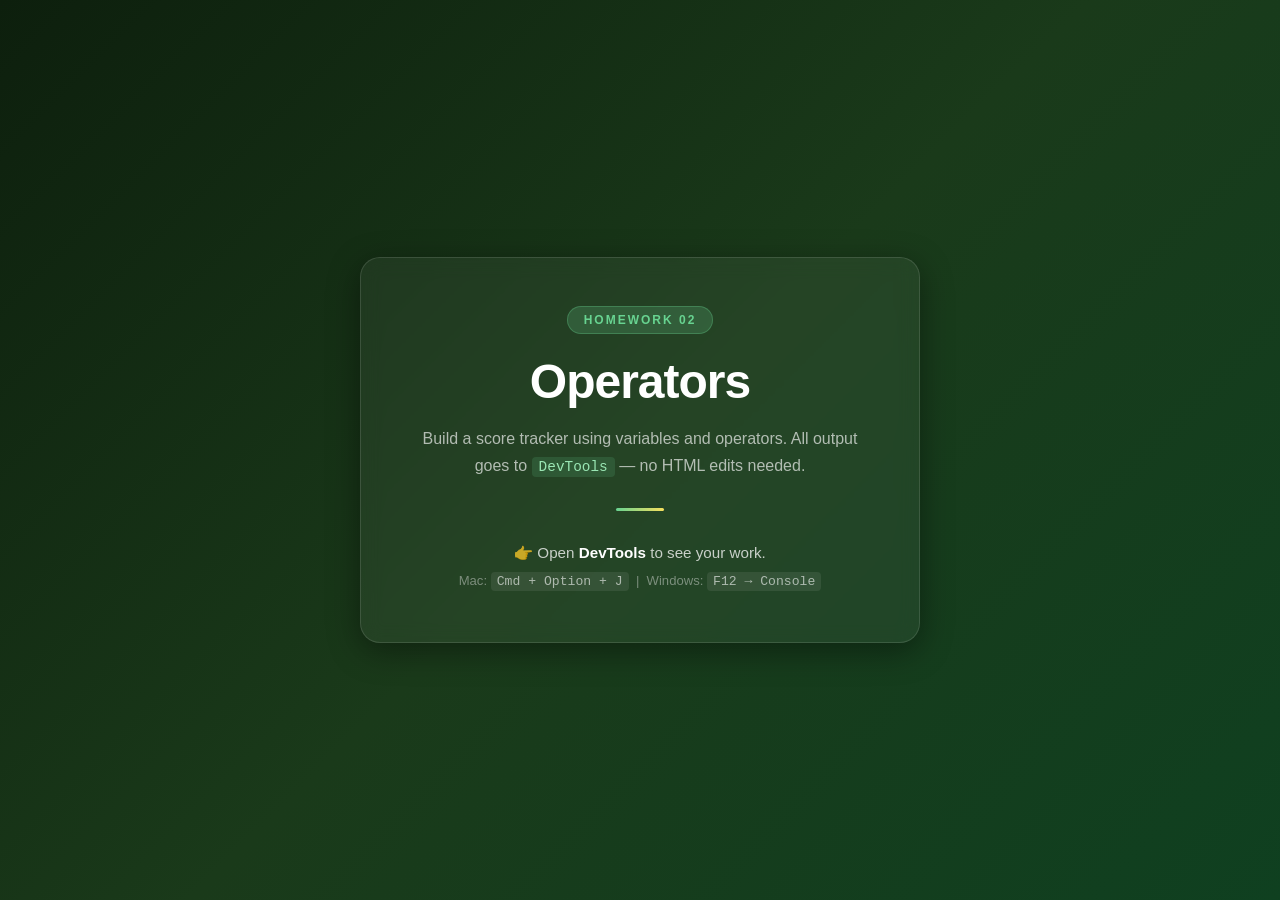
<file: 02_operators/homework/mentee/index.html>
<!DOCTYPE html>
<html lang="en">
  <head>
    <meta charset="UTF-8" />
    <meta name="viewport" content="width=device-width, initial-scale=1.0" />
    <title>JS Fundamentals — Operators | Homework</title>
    <link rel="stylesheet" href="style.css" />
  </head>
  <body>

    <div class="card">
      <span class="badge">Homework 02</span>
      <h1>Operators</h1>
      <p class="subtitle">
        Build a score tracker using variables and operators.
        All output goes to <code>DevTools</code> — no HTML edits needed.
      </p>
      <div class="divider"></div>
      <p class="instruction">
        👉 Open <strong>DevTools</strong> to see your work.
        <br />
        <span class="shortcut">Mac: <code>Cmd + Option + J</code> &nbsp;|&nbsp; Windows: <code>F12 → Console</code></span>
      </p>
    </div>

    <script src="app.js"></script>

  </body>
</html>
</file>
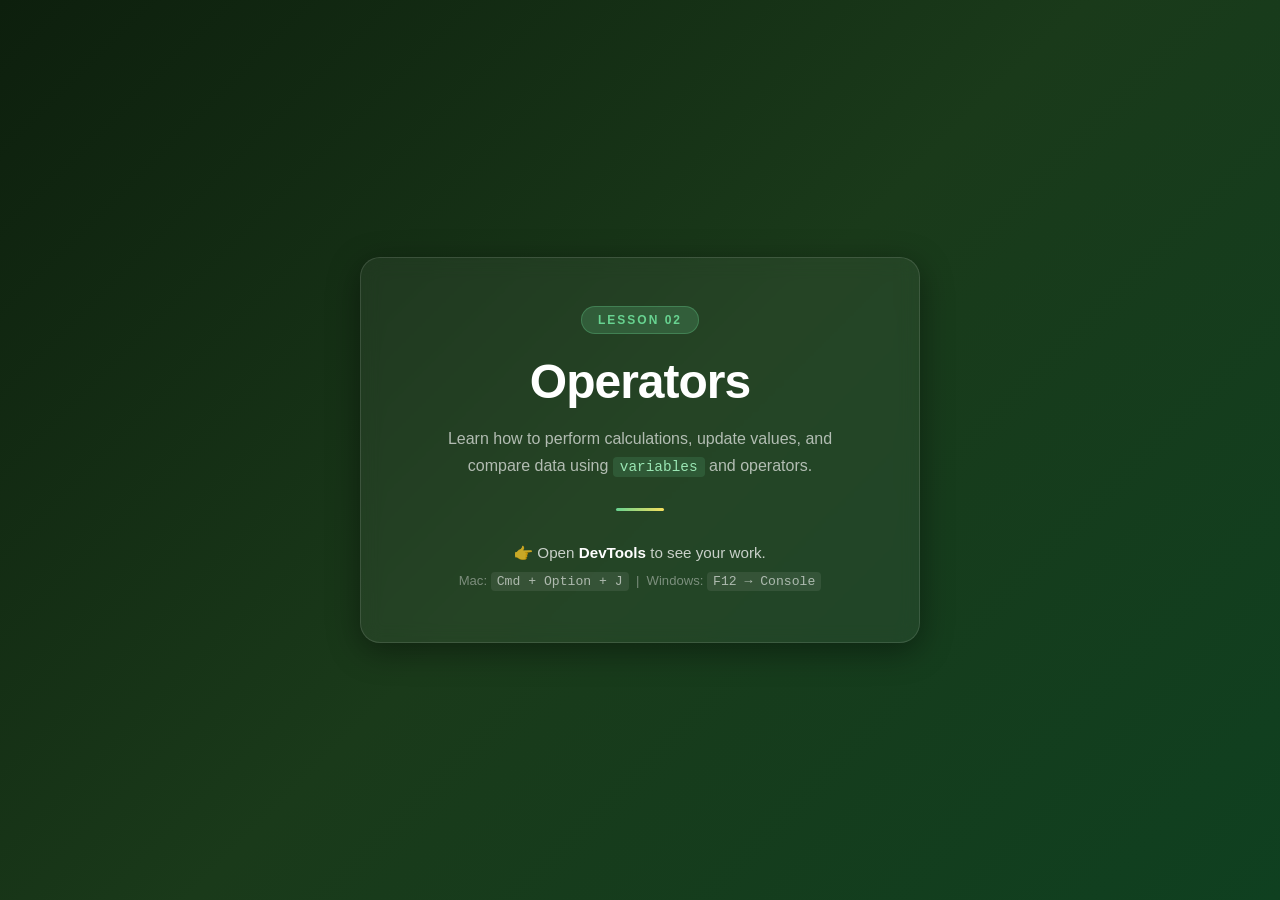
<file: 02_operators/live-class/mentee/index.html>
<!doctype html>
<html lang="en">
  <head>
    <meta charset="UTF-8" />
    <meta name="viewport" content="width=device-width, initial-scale=1.0" />
    <title>JS Fundamentals — Operators</title>
    <link rel="stylesheet" href="style.css" />
  </head>
  <body>
    <div class="card">
      <span class="badge">Lesson 02</span>
      <h1>Operators</h1>
      <p class="subtitle">
        Learn how to perform calculations, update values, and compare data using
        <code>variables</code> and operators.
      </p>
      <div class="divider"></div>
      <p class="instruction">
        👉 Open <strong>DevTools</strong> to see your work.
        <br />
        <span class="shortcut"
          >Mac: <code>Cmd + Option + J</code> &nbsp;|&nbsp; Windows:
          <code>F12 → Console</code></span
        >
      </p>
    </div>

    <script src="debug.js"></script>
  </body>
</html>
</file>
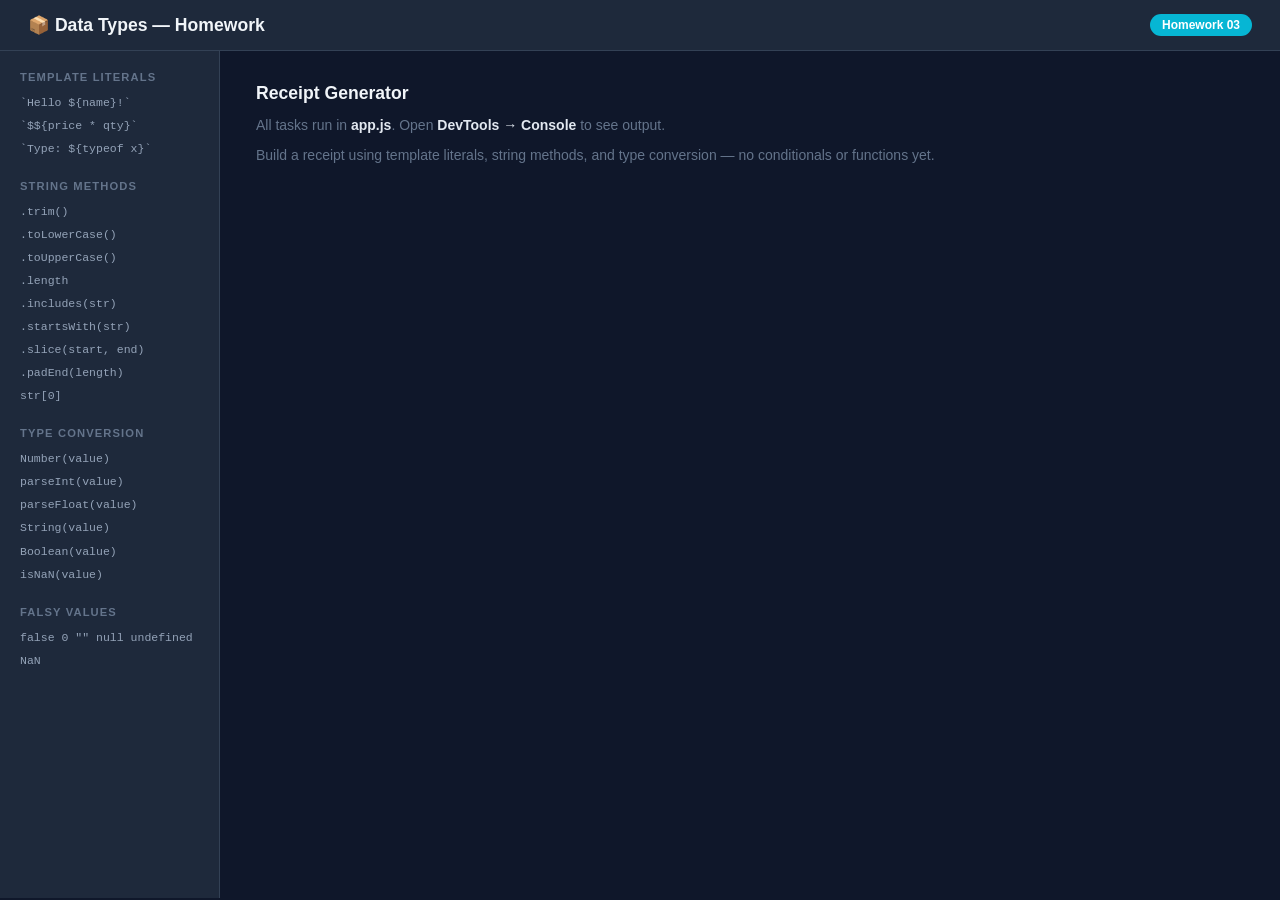
<file: 03_data-types/homework/mentee/index.html>
<!DOCTYPE html>
<html lang="en">
  <head>
    <meta charset="UTF-8" />
    <meta name="viewport" content="width=device-width, initial-scale=1.0" />
    <title>Data Types — Homework</title>
    <link rel="stylesheet" href="style.css" />
  </head>

  <body>
    <header class="site-header">
      <h1>📦 Data Types — Homework</h1>
      <span class="lesson-badge">Homework 03</span>
    </header>

    <div class="hw-layout">

      <aside class="ref-panel">
        <div class="ref-section">
          <h2>Template Literals</h2>
          <code>`Hello ${name}!`</code>
          <code>`$${price * qty}`</code>
          <code>`Type: ${typeof x}`</code>
        </div>
        <div class="ref-section">
          <h2>String Methods</h2>
          <code>.trim()</code>
          <code>.toLowerCase()</code>
          <code>.toUpperCase()</code>
          <code>.length</code>
          <code>.includes(str)</code>
          <code>.startsWith(str)</code>
          <code>.slice(start, end)</code>
          <code>.padEnd(length)</code>
          <code>str[0]</code>
        </div>
        <div class="ref-section">
          <h2>Type Conversion</h2>
          <code>Number(value)</code>
          <code>parseInt(value)</code>
          <code>parseFloat(value)</code>
          <code>String(value)</code>
          <code>Boolean(value)</code>
          <code>isNaN(value)</code>
        </div>
        <div class="ref-section">
          <h2>Falsy Values</h2>
          <code>false  0  ""  null  undefined  NaN</code>
        </div>
      </aside>

      <main class="hw-main">
        <h2>Receipt Generator</h2>
        <p>All tasks run in <strong>app.js</strong>.
           Open <strong>DevTools → Console</strong> to see output.</p>
        <p>Build a receipt using template literals, string methods,
           and type conversion — no conditionals or functions yet.</p>
      </main>
    </div>

    <script src="app.js"></script>
  </body>
</html>
</file>
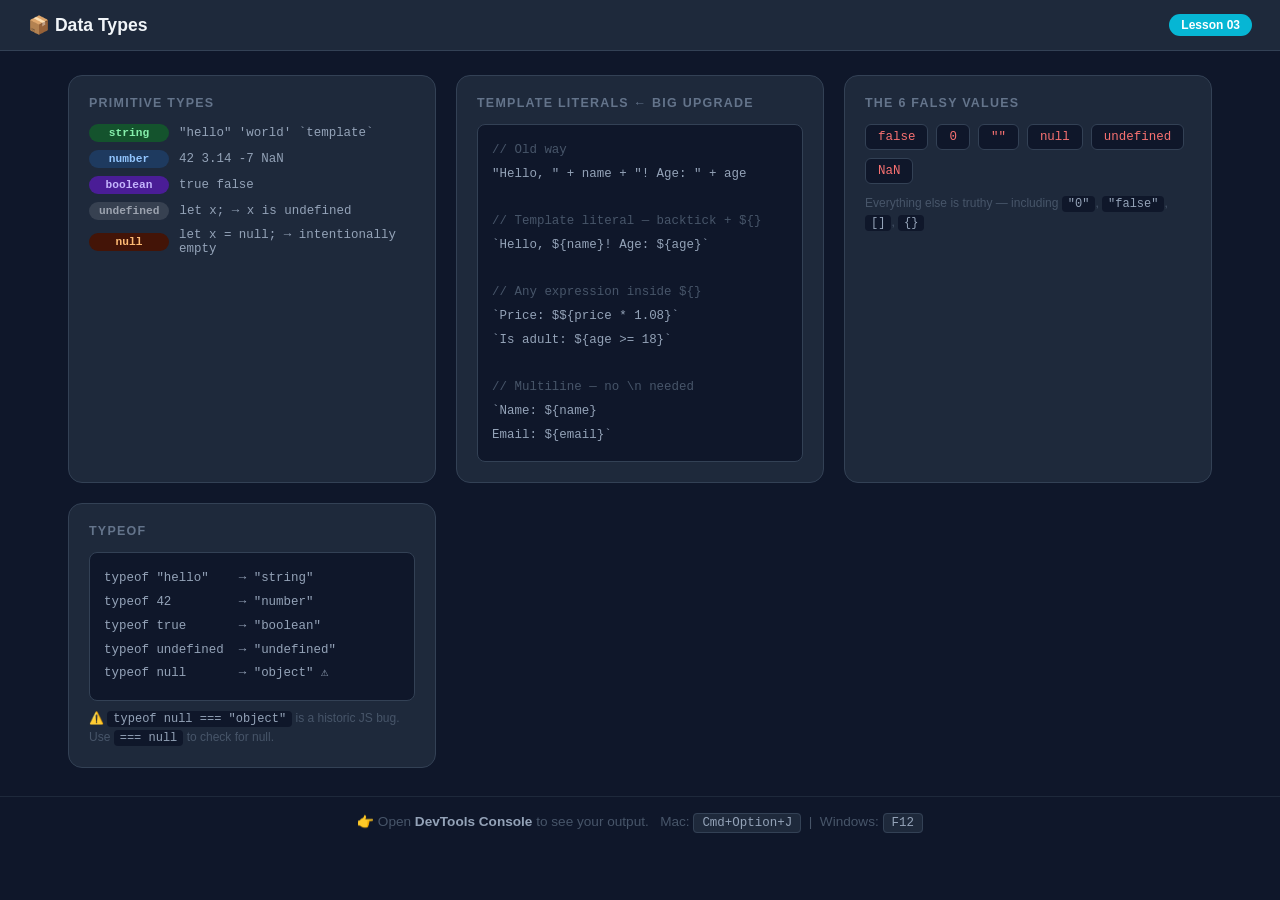
<file: 03_data-types/live-class/mentee/index.html>
<!doctype html>
<html lang="en">
  <head>
    <meta charset="UTF-8" />
    <meta name="viewport" content="width=device-width, initial-scale=1.0" />
    <title>Data Types — Live Class</title>
    <link rel="stylesheet" href="style.css" />
  </head>

  <!--
  ============================================================
  📦  DATA TYPES — USER PROFILE CARD
  ============================================================
  This lesson is console-based.
  Open DevTools (F12 → Console) to see all your output.

  The page is a visual reference while you work in app.js.
  ============================================================
  -->

  <body>
    <header class="site-header">
      <h1>📦 Data Types</h1>
      <span class="lesson-badge">Lesson 03</span>
    </header>

    <div class="ref-layout">
      <div class="ref-card">
        <h2>Primitive Types</h2>
        <div class="type-list">
          <div class="type-row">
            <span class="type-badge string">string</span>
            <code>"hello" 'world' `template`</code>
          </div>
          <div class="type-row">
            <span class="type-badge number">number</span>
            <code>42 3.14 -7 NaN</code>
          </div>
          <div class="type-row">
            <span class="type-badge boolean">boolean</span>
            <code>true false</code>
          </div>
          <div class="type-row">
            <span class="type-badge undefined">undefined</span>
            <code>let x; → x is undefined</code>
          </div>
          <div class="type-row">
            <span class="type-badge null">null</span>
            <code>let x = null; → intentionally empty</code>
          </div>
        </div>
      </div>

      <div class="ref-card">
        <h2>Template Literals ← Big Upgrade</h2>
        <div class="code-block">
          <pre><code><span class="c">// Old way</span>
"Hello, " + name + "! Age: " + age

<span class="c">// Template literal — backtick + ${}</span>
`Hello, ${name}! Age: ${age}`

<span class="c">// Any expression inside ${}</span>
`Price: $${price * 1.08}`
`Is adult: ${age >= 18}`

<span class="c">// Multiline — no \n needed</span>
`Name: ${name}
Email: ${email}`</code></pre>
        </div>
      </div>

      <div class="ref-card">
        <h2>The 6 Falsy Values</h2>
        <div class="falsy-grid">
          <code>false</code>
          <code>0</code>
          <code>""</code>
          <code>null</code>
          <code>undefined</code>
          <code>NaN</code>
        </div>
        <p class="ref-note">
          Everything else is truthy — including <code>"0"</code>,
          <code>"false"</code>, <code>[]</code>, <code>{}</code>
        </p>
      </div>

      <div class="ref-card">
        <h2>typeof</h2>
        <div class="code-block">
          <pre><code>typeof "hello"    → "string"
typeof 42         → "number"
typeof true       → "boolean"
typeof undefined  → "undefined"
typeof null       → "object" ⚠️</code></pre>
        </div>
        <p class="ref-note">
          ⚠️ <code>typeof null === "object"</code> is a historic JS bug. Use
          <code>=== null</code> to check for null.
        </p>
      </div>
    </div>

    <div class="console-reminder">
      👉 Open <strong>DevTools Console</strong> to see your output.
      &nbsp;&nbsp;Mac: <code>Cmd+Option+J</code> &nbsp;|&nbsp; Windows:
      <code>F12</code>
    </div>

    <script src="debug.js"></script>
  </body>
</html>
</file>
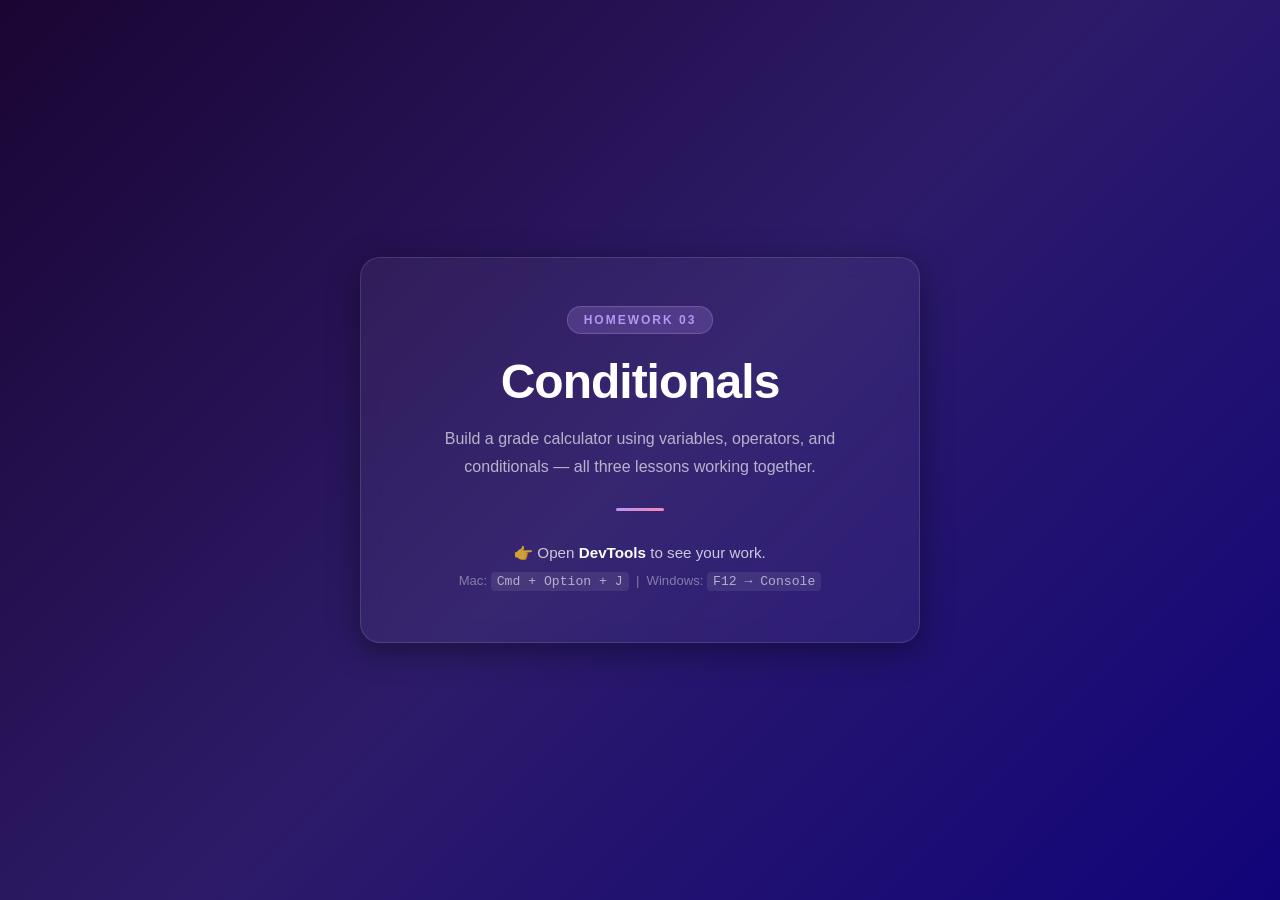
<file: 04_conditionals/homework/mentee/index.html>
<!DOCTYPE html>
<html lang="en">
  <head>
    <meta charset="UTF-8" />
    <meta name="viewport" content="width=device-width, initial-scale=1.0" />
    <title>JS Fundamentals — Conditionals | Homework</title>
    <link rel="stylesheet" href="style.css" />
  </head>
  <body>

    <div class="card">
      <span class="badge">Homework 03</span>
      <h1>Conditionals</h1>
      <p class="subtitle">
        Build a grade calculator using variables, operators,
        and conditionals — all three lessons working together.
      </p>
      <div class="divider"></div>
      <p class="instruction">
        👉 Open <strong>DevTools</strong> to see your work.
        <br />
        <span class="shortcut">Mac: <code>Cmd + Option + J</code> &nbsp;|&nbsp; Windows: <code>F12 → Console</code></span>
      </p>
    </div>

    <script src="app.js"></script>

  </body>
</html>
</file>
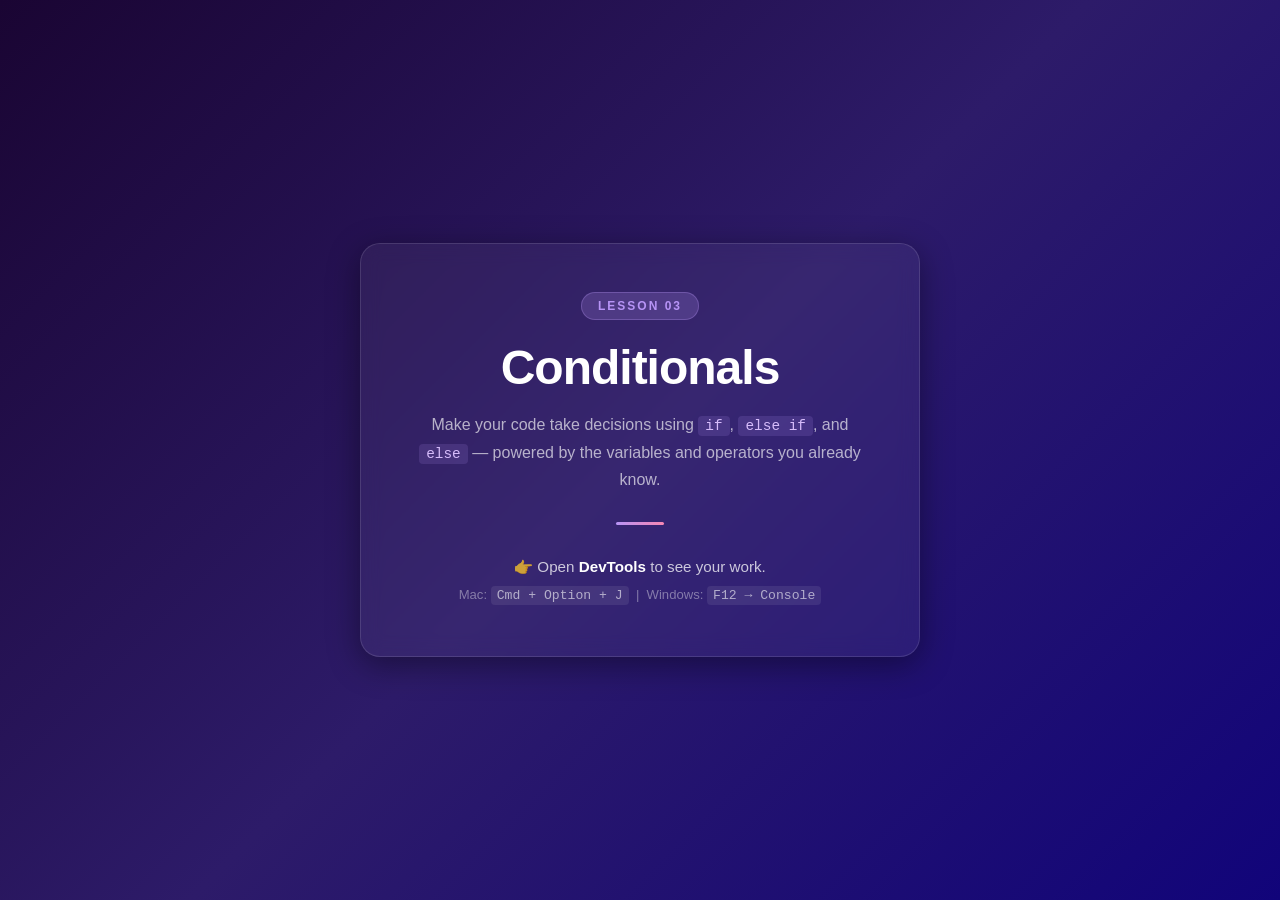
<file: 04_conditionals/live-class/mentee/index.html>
<!doctype html>
<html lang="en">
  <head>
    <meta charset="UTF-8" />
    <meta name="viewport" content="width=device-width, initial-scale=1.0" />
    <title>JS Fundamentals — Conditionals</title>
    <link rel="stylesheet" href="style.css" />
  </head>
  <body>
    <div class="card">
      <span class="badge">Lesson 03</span>
      <h1>Conditionals</h1>
      <p class="subtitle">
        Make your code take decisions using <code>if</code>,
        <code>else if</code>, and <code>else</code> — powered by the variables
        and operators you already know.
      </p>
      <div class="divider"></div>
      <p class="instruction">
        👉 Open <strong>DevTools</strong> to see your work.
        <br />
        <span class="shortcut"
          >Mac: <code>Cmd + Option + J</code> &nbsp;|&nbsp; Windows:
          <code>F12 → Console</code></span
        >
      </p>
    </div>

    <script src="debug.js"></script>
  </body>
</html>
</file>
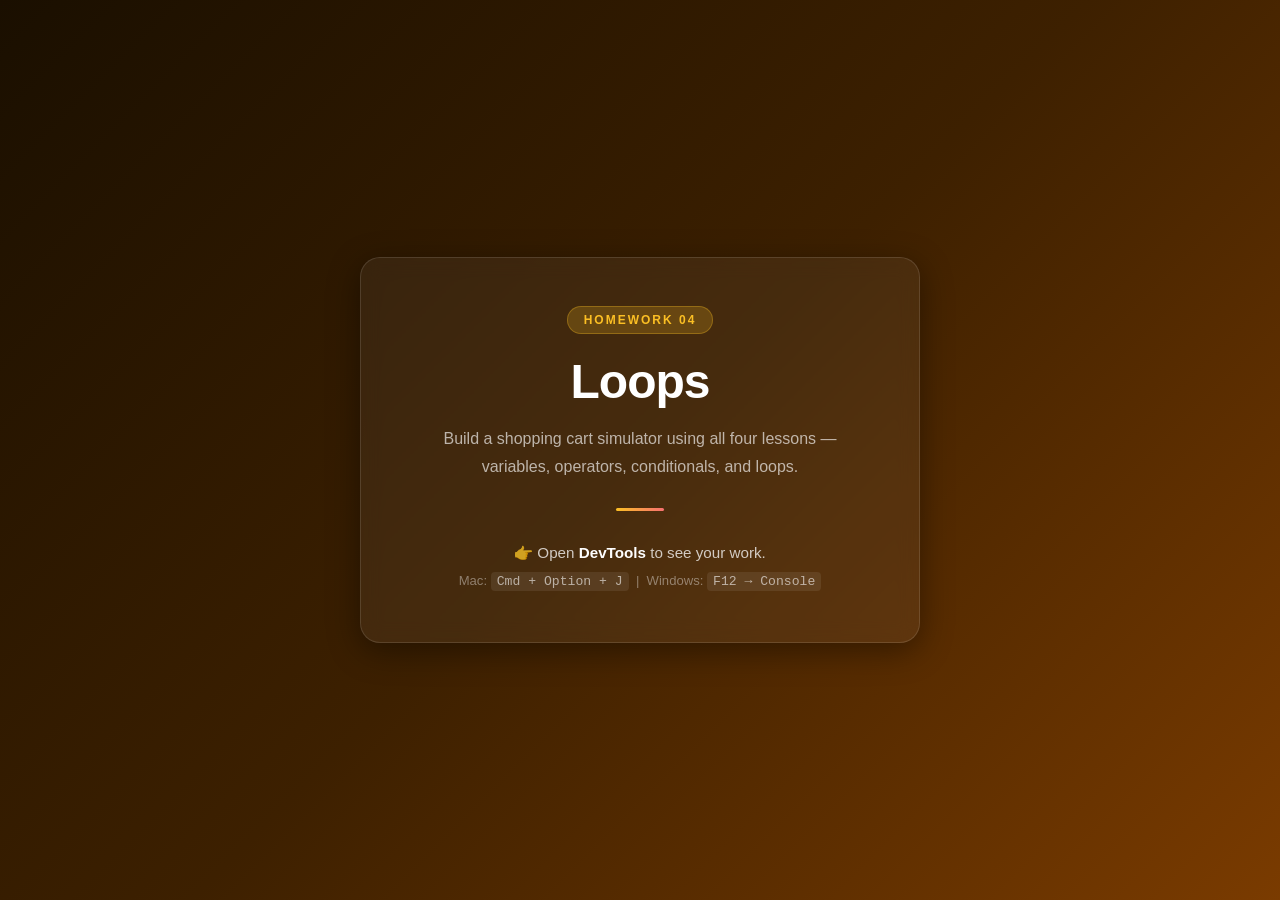
<file: 05_loops/homework/mentee/index.html>
<!DOCTYPE html>
<html lang="en">
  <head>
    <meta charset="UTF-8" />
    <meta name="viewport" content="width=device-width, initial-scale=1.0" />
    <title>JS Fundamentals — Loops | Homework</title>
    <link rel="stylesheet" href="style.css" />
  </head>
  <body>

    <div class="card">
      <span class="badge">Homework 04</span>
      <h1>Loops</h1>
      <p class="subtitle">
        Build a shopping cart simulator using all four lessons —
        variables, operators, conditionals, and loops.
      </p>
      <div class="divider"></div>
      <p class="instruction">
        👉 Open <strong>DevTools</strong> to see your work.
        <br />
        <span class="shortcut">Mac: <code>Cmd + Option + J</code> &nbsp;|&nbsp; Windows: <code>F12 → Console</code></span>
      </p>
    </div>

    <script src="app.js"></script>

  </body>
</html>
</file>
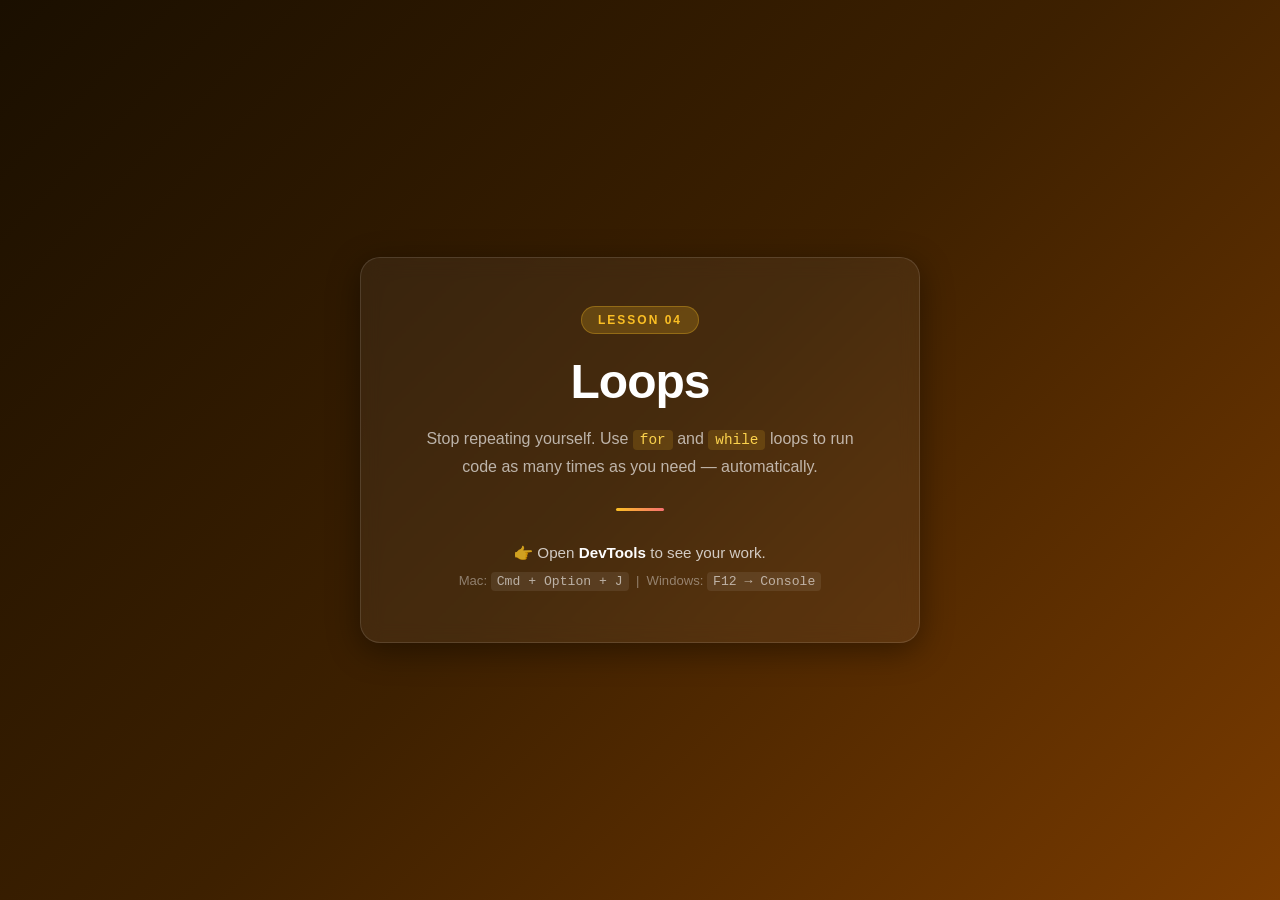
<file: 05_loops/live-class/mentee/index.html>
<!doctype html>
<html lang="en">
  <head>
    <meta charset="UTF-8" />
    <meta name="viewport" content="width=device-width, initial-scale=1.0" />
    <title>JS Fundamentals — Loops</title>
    <link rel="stylesheet" href="style.css" />
  </head>
  <body>
    <div class="card">
      <span class="badge">Lesson 04</span>
      <h1>Loops</h1>
      <p class="subtitle">
        Stop repeating yourself. Use <code>for</code> and <code>while</code>
        loops to run code as many times as you need — automatically.
      </p>
      <div class="divider"></div>
      <p class="instruction">
        👉 Open <strong>DevTools</strong> to see your work.
        <br />
        <span class="shortcut"
          >Mac: <code>Cmd + Option + J</code> &nbsp;|&nbsp; Windows:
          <code>F12 → Console</code></span
        >
      </p>
    </div>

    <script src="debug.js"></script>
  </body>
</html>
</file>
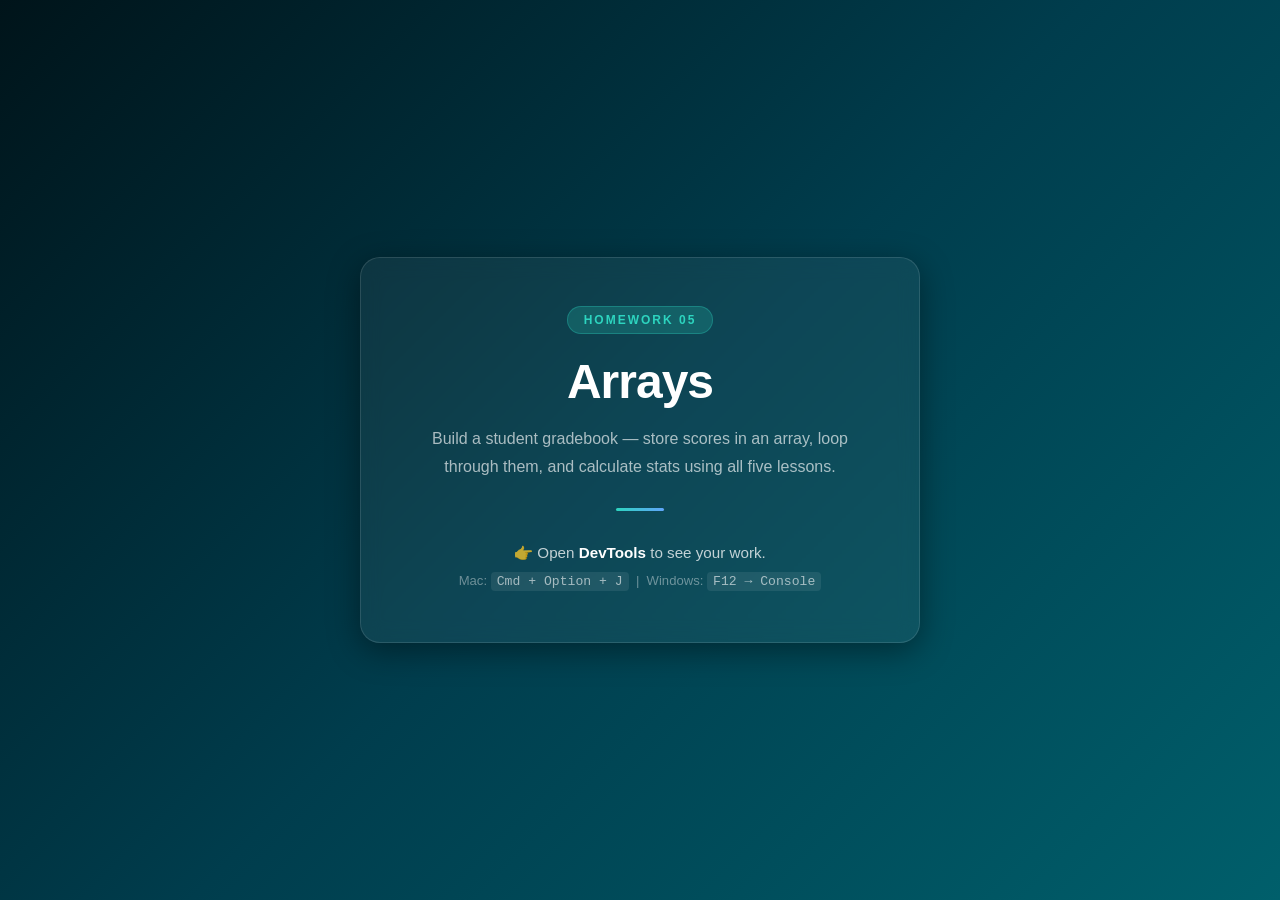
<file: 06_arrays/homework/mentee/index.html>
<!DOCTYPE html>
<html lang="en">
  <head>
    <meta charset="UTF-8" />
    <meta name="viewport" content="width=device-width, initial-scale=1.0" />
    <title>JS Fundamentals — Arrays | Homework</title>
    <link rel="stylesheet" href="style.css" />
  </head>
  <body>

    <div class="card">
      <span class="badge">Homework 05</span>
      <h1>Arrays</h1>
      <p class="subtitle">
        Build a student gradebook — store scores in an array,
        loop through them, and calculate stats using all five lessons.
      </p>
      <div class="divider"></div>
      <p class="instruction">
        👉 Open <strong>DevTools</strong> to see your work.
        <br />
        <span class="shortcut">Mac: <code>Cmd + Option + J</code> &nbsp;|&nbsp; Windows: <code>F12 → Console</code></span>
      </p>
    </div>

    <script src="app.js"></script>

  </body>
</html>
</file>
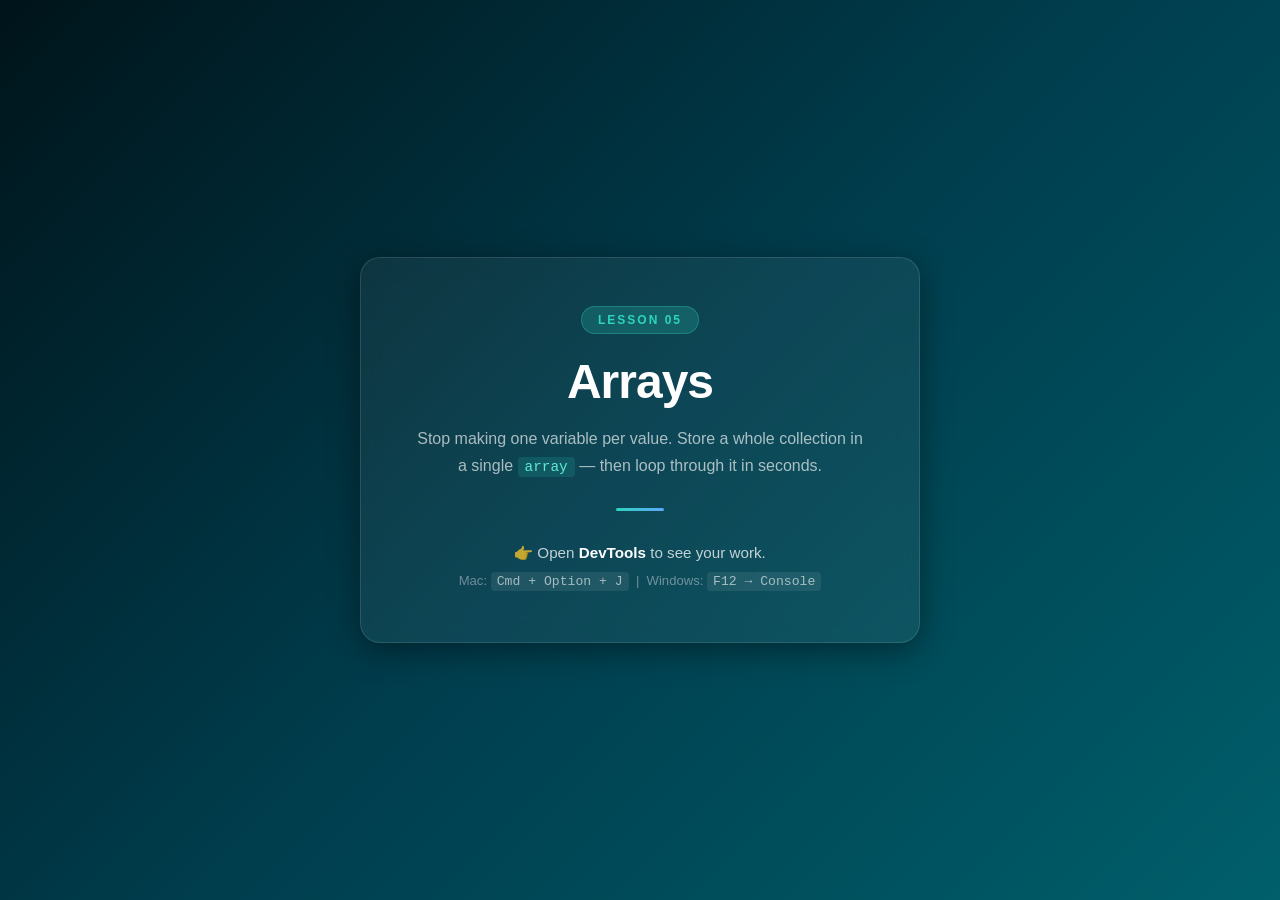
<file: 06_arrays/live-class/mentee/index.html>
<!doctype html>
<html lang="en">
  <head>
    <meta charset="UTF-8" />
    <meta name="viewport" content="width=device-width, initial-scale=1.0" />
    <title>JS Fundamentals — Arrays</title>
    <link rel="stylesheet" href="style.css" />
  </head>
  <body>
    <div class="card">
      <span class="badge">Lesson 05</span>
      <h1>Arrays</h1>
      <p class="subtitle">
        Stop making one variable per value. Store a whole collection in a single
        <code>array</code> — then loop through it in seconds.
      </p>
      <div class="divider"></div>
      <p class="instruction">
        👉 Open <strong>DevTools</strong> to see your work.
        <br />
        <span class="shortcut"
          >Mac: <code>Cmd + Option + J</code> &nbsp;|&nbsp; Windows:
          <code>F12 → Console</code></span
        >
      </p>
    </div>

    <script src="debug.js"></script>
  </body>
</html>
</file>
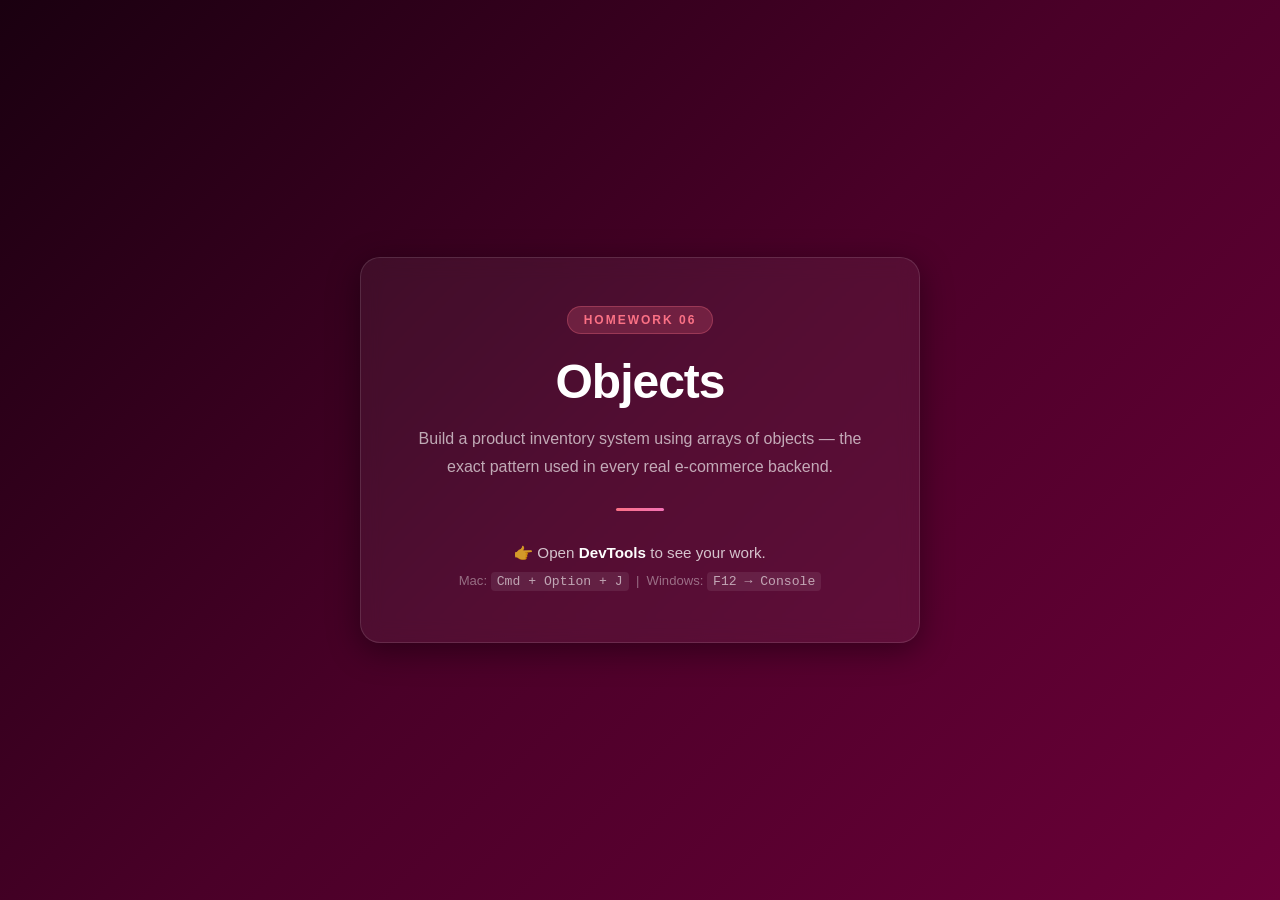
<file: 07_objects/homework/mentee/index.html>
<!DOCTYPE html>
<html lang="en">
  <head>
    <meta charset="UTF-8" />
    <meta name="viewport" content="width=device-width, initial-scale=1.0" />
    <title>JS Fundamentals — Objects | Homework</title>
    <link rel="stylesheet" href="style.css" />
  </head>
  <body>

    <div class="card">
      <span class="badge">Homework 06</span>
      <h1>Objects</h1>
      <p class="subtitle">
        Build a product inventory system using arrays of objects —
        the exact pattern used in every real e-commerce backend.
      </p>
      <div class="divider"></div>
      <p class="instruction">
        👉 Open <strong>DevTools</strong> to see your work.
        <br />
        <span class="shortcut">Mac: <code>Cmd + Option + J</code> &nbsp;|&nbsp; Windows: <code>F12 → Console</code></span>
      </p>
    </div>

    <script src="app.js"></script>

  </body>
</html>
</file>
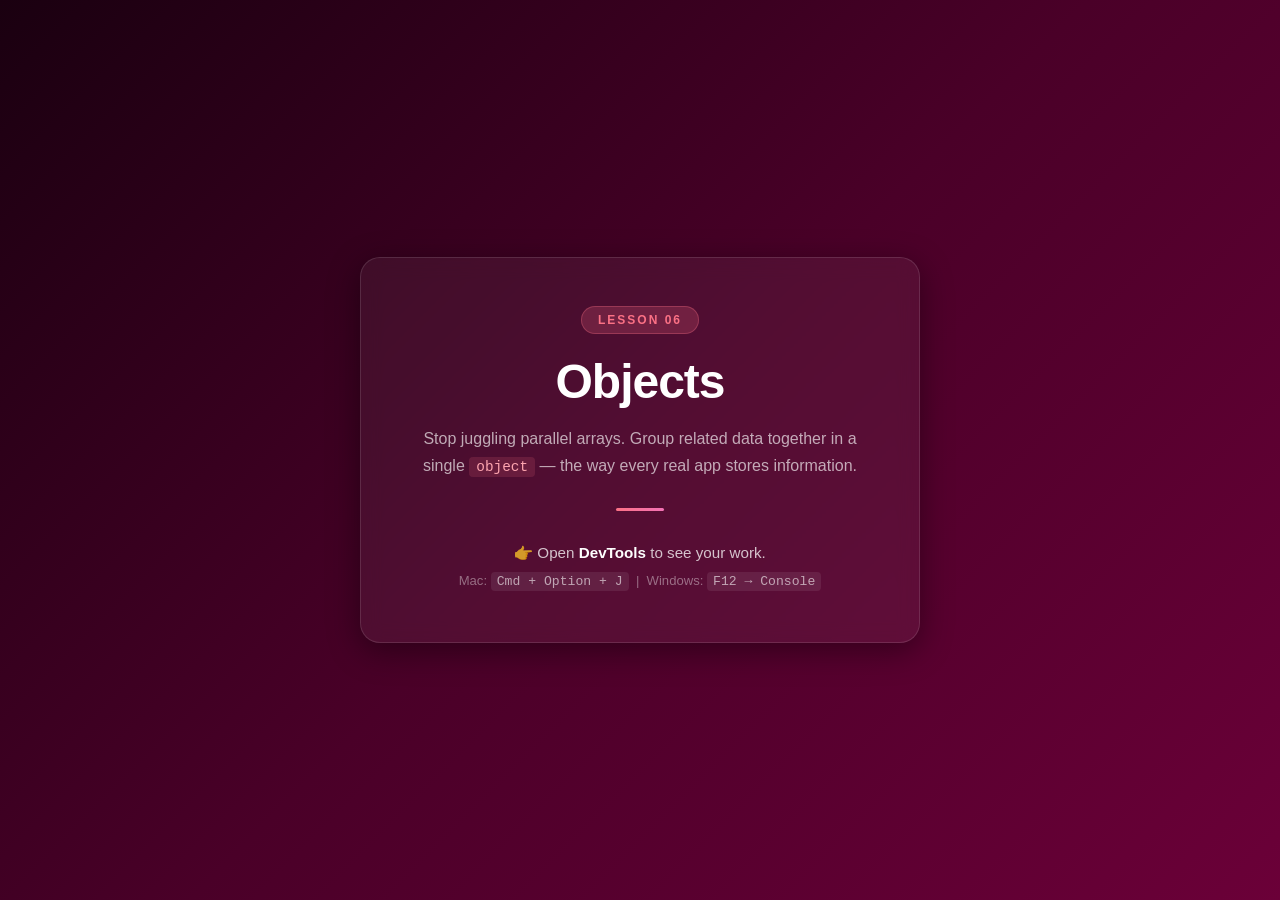
<file: 07_objects/live-class/mentee/index.html>
<!doctype html>
<html lang="en">
  <head>
    <meta charset="UTF-8" />
    <meta name="viewport" content="width=device-width, initial-scale=1.0" />
    <title>JS Fundamentals — Objects</title>
    <link rel="stylesheet" href="style.css" />
  </head>
  <body>
    <div class="card">
      <span class="badge">Lesson 06</span>
      <h1>Objects</h1>
      <p class="subtitle">
        Stop juggling parallel arrays. Group related data together in a single
        <code>object</code> — the way every real app stores information.
      </p>
      <div class="divider"></div>
      <p class="instruction">
        👉 Open <strong>DevTools</strong> to see your work.
        <br />
        <span class="shortcut"
          >Mac: <code>Cmd + Option + J</code> &nbsp;|&nbsp; Windows:
          <code>F12 → Console</code></span
        >
      </p>
    </div>

    <script src="debug.js"></script>
  </body>
</html>
</file>
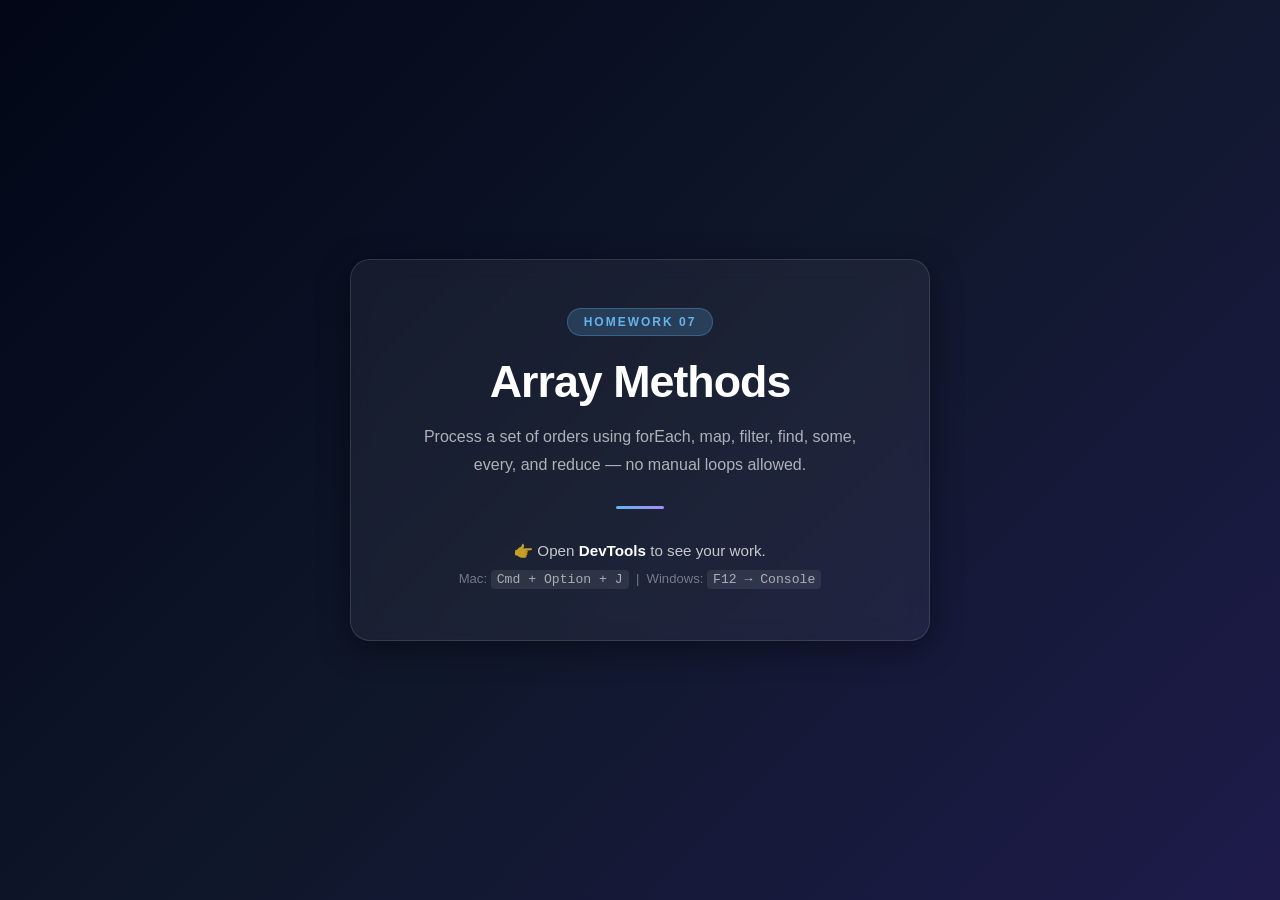
<file: 08_array_methods/homework/mentee/index.html>
<!DOCTYPE html>
<html lang="en">
  <head>
    <meta charset="UTF-8" />
    <meta name="viewport" content="width=device-width, initial-scale=1.0" />
    <title>JS Fundamentals — Array Methods | Homework</title>
    <link rel="stylesheet" href="style.css" />
  </head>
  <body>

    <div class="card">
      <span class="badge">Homework 07</span>
      <h1>Array Methods</h1>
      <p class="subtitle">
        Process a set of orders using forEach, map, filter,
        find, some, every, and reduce — no manual loops allowed.
      </p>
      <div class="divider"></div>
      <p class="instruction">
        👉 Open <strong>DevTools</strong> to see your work.
        <br />
        <span class="shortcut">Mac: <code>Cmd + Option + J</code> &nbsp;|&nbsp; Windows: <code>F12 → Console</code></span>
      </p>
    </div>

    <script src="app.js"></script>

  </body>
</html>
</file>
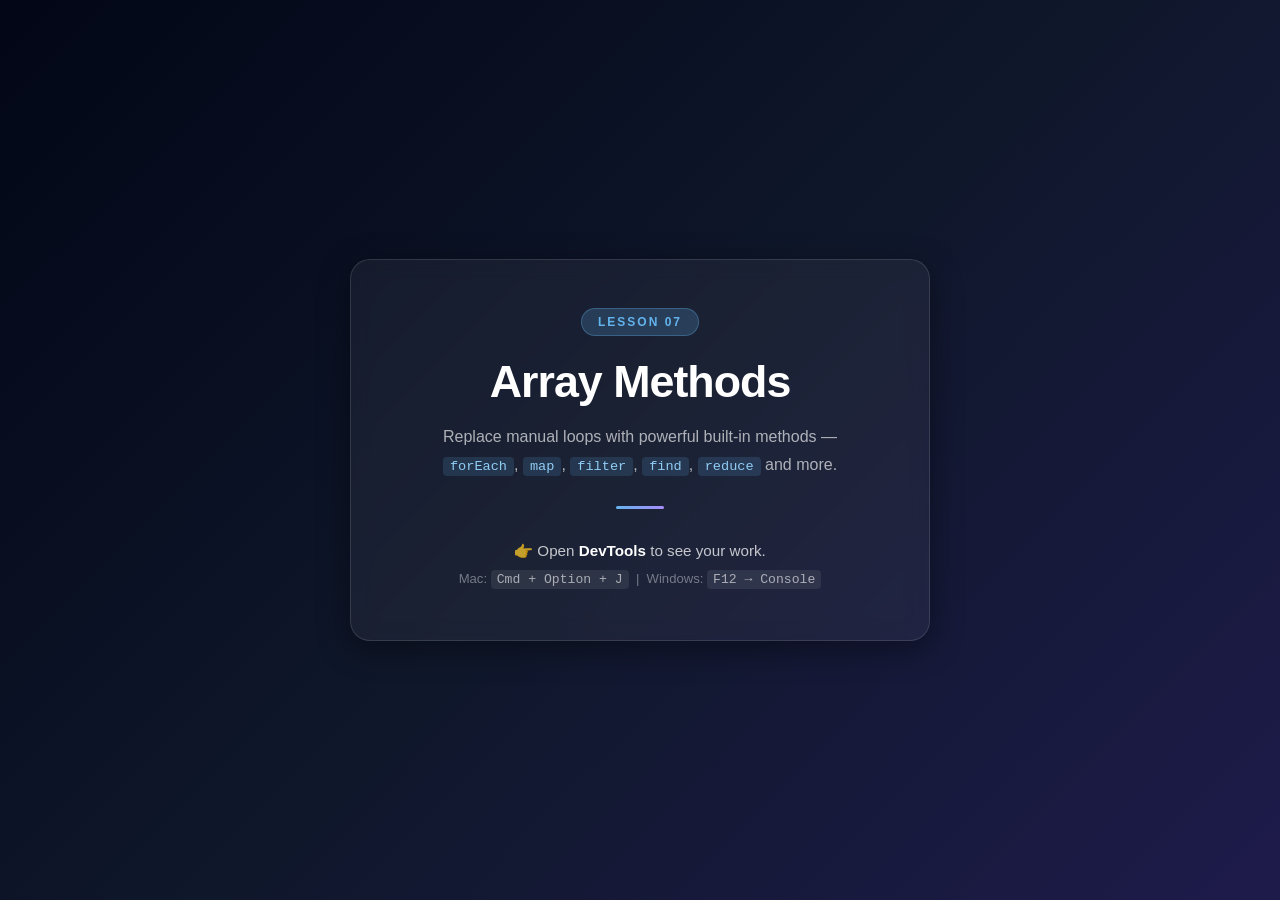
<file: 08_array_methods/live-class/mentee/index.html>
<!DOCTYPE html>
<html lang="en">
  <head>
    <meta charset="UTF-8" />
    <meta name="viewport" content="width=device-width, initial-scale=1.0" />
    <title>JS Fundamentals — Array Methods</title>
    <link rel="stylesheet" href="style.css" />
  </head>
  <body>

    <div class="card">
      <span class="badge">Lesson 07</span>
      <h1>Array Methods</h1>
      <p class="subtitle">
        Replace manual loops with powerful built-in methods —
        <code>forEach</code>, <code>map</code>, <code>filter</code>,
        <code>find</code>, <code>reduce</code> and more.
      </p>
      <div class="divider"></div>
      <p class="instruction">
        👉 Open <strong>DevTools</strong> to see your work.
        <br />
        <span class="shortcut">Mac: <code>Cmd + Option + J</code> &nbsp;|&nbsp; Windows: <code>F12 → Console</code></span>
      </p>
    </div>

    <script src="app.js"></script>

  </body>
</html>
</file>
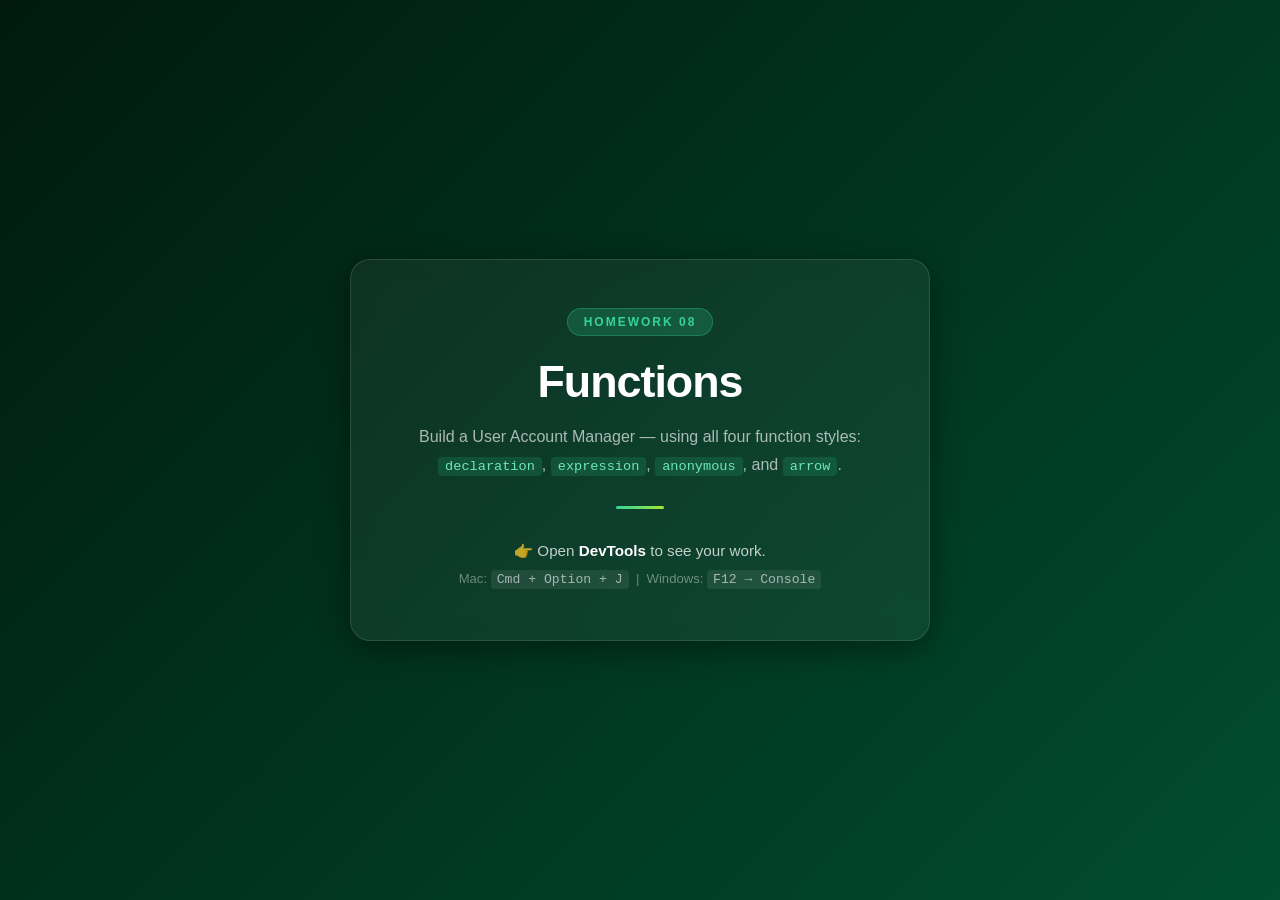
<file: 09_functions/homework/mentee/index.html>
<!DOCTYPE html>
<html lang="en">
  <head>
    <meta charset="UTF-8" />
    <meta name="viewport" content="width=device-width, initial-scale=1.0" />
    <title>JS Fundamentals — Functions | Homework</title>
    <link rel="stylesheet" href="style.css" />
  </head>
  <body>
    <div class="card">
      <span class="badge">Homework 08</span>
      <h1>Functions</h1>
      <p class="subtitle">
        Build a User Account Manager — using all four function
        styles: <code>declaration</code>, <code>expression</code>,
        <code>anonymous</code>, and <code>arrow</code>.
      </p>
      <div class="divider"></div>
      <p class="instruction">
        👉 Open <strong>DevTools</strong> to see your work.
        <br />
        <span class="shortcut">Mac: <code>Cmd + Option + J</code> &nbsp;|&nbsp; Windows: <code>F12 → Console</code></span>
      </p>
    </div>
    <script src="app.js"></script>
  </body>
</html>
</file>
<file: 02_operators/homework/mentee/style.css>
/* ============================================================
   JS FUNDAMENTALS — OPERATORS  |  Landing Page Styles
   ============================================================
   This stylesheet is provided for you.
   You do not need to edit anything here.
   All your work for this lesson happens in app.js.
   ============================================================ */

* {
  box-sizing: border-box;
  margin: 0;
  padding: 0;
}

body {
  min-height: 100vh;
  display: flex;
  justify-content: center;
  align-items: center;
  background: linear-gradient(135deg, #0d1f0d 0%, #1a3a1a 50%, #0f4020 100%);
  font-family: "Segoe UI", Tahoma, Geneva, Verdana, sans-serif;
  padding: 24px;
}

.card {
  background: rgba(255, 255, 255, 0.05);
  border: 1px solid rgba(255, 255, 255, 0.12);
  backdrop-filter: blur(10px);
  border-radius: 20px;
  padding: 48px 56px;
  max-width: 560px;
  width: 100%;
  text-align: center;
  box-shadow: 0 8px 32px rgba(0, 0, 0, 0.4);
}

.badge {
  display: inline-block;
  background: rgba(104, 211, 145, 0.2);
  color: #68d391;
  font-size: 0.75rem;
  font-weight: 700;
  letter-spacing: 2px;
  text-transform: uppercase;
  padding: 6px 16px;
  border-radius: 999px;
  border: 1px solid rgba(104, 211, 145, 0.3);
  margin-bottom: 20px;
}

h1 {
  font-size: 3rem;
  font-weight: 800;
  color: #ffffff;
  letter-spacing: -1px;
  margin-bottom: 16px;
}

.subtitle {
  font-size: 1rem;
  color: rgba(255, 255, 255, 0.65);
  line-height: 1.7;
  margin-bottom: 28px;
}

.subtitle code {
  background: rgba(104, 211, 145, 0.15);
  color: #9ae6b4;
  padding: 2px 7px;
  border-radius: 4px;
  font-family: "Courier New", Courier, monospace;
  font-size: 0.9rem;
}

.divider {
  width: 48px;
  height: 3px;
  background: linear-gradient(90deg, #68d391, #f6e05e);
  border-radius: 999px;
  margin: 0 auto 28px auto;
}

.instruction {
  font-size: 0.95rem;
  color: rgba(255, 255, 255, 0.75);
  line-height: 1.8;
}

.instruction strong {
  color: #ffffff;
}

.shortcut {
  font-size: 0.82rem;
  color: rgba(255, 255, 255, 0.4);
}

.shortcut code {
  background: rgba(255, 255, 255, 0.08);
  color: rgba(255, 255, 255, 0.6);
  padding: 2px 6px;
  border-radius: 4px;
  font-family: "Courier New", Courier, monospace;
}
</file>
<file: 02_operators/live-class/mentee/style.css>
/* ============================================================
   JS FUNDAMENTALS — OPERATORS  |  Landing Page Styles
   ============================================================
   This stylesheet is provided for you.
   You do not need to edit anything here.
   All your work for this lesson happens in app.js.
   ============================================================ */

* {
  box-sizing: border-box;
  margin: 0;
  padding: 0;
}

body {
  min-height: 100vh;
  display: flex;
  justify-content: center;
  align-items: center;
  background: linear-gradient(135deg, #0d1f0d 0%, #1a3a1a 50%, #0f4020 100%);
  font-family: "Segoe UI", Tahoma, Geneva, Verdana, sans-serif;
  padding: 24px;
}

.card {
  background: rgba(255, 255, 255, 0.05);
  border: 1px solid rgba(255, 255, 255, 0.12);
  backdrop-filter: blur(10px);
  border-radius: 20px;
  padding: 48px 56px;
  max-width: 560px;
  width: 100%;
  text-align: center;
  box-shadow: 0 8px 32px rgba(0, 0, 0, 0.4);
}

.badge {
  display: inline-block;
  background: rgba(104, 211, 145, 0.2);
  color: #68d391;
  font-size: 0.75rem;
  font-weight: 700;
  letter-spacing: 2px;
  text-transform: uppercase;
  padding: 6px 16px;
  border-radius: 999px;
  border: 1px solid rgba(104, 211, 145, 0.3);
  margin-bottom: 20px;
}

h1 {
  font-size: 3rem;
  font-weight: 800;
  color: #ffffff;
  letter-spacing: -1px;
  margin-bottom: 16px;
}

.subtitle {
  font-size: 1rem;
  color: rgba(255, 255, 255, 0.65);
  line-height: 1.7;
  margin-bottom: 28px;
}

.subtitle code {
  background: rgba(104, 211, 145, 0.15);
  color: #9ae6b4;
  padding: 2px 7px;
  border-radius: 4px;
  font-family: "Courier New", Courier, monospace;
  font-size: 0.9rem;
}

.divider {
  width: 48px;
  height: 3px;
  background: linear-gradient(90deg, #68d391, #f6e05e);
  border-radius: 999px;
  margin: 0 auto 28px auto;
}

.instruction {
  font-size: 0.95rem;
  color: rgba(255, 255, 255, 0.75);
  line-height: 1.8;
}

.instruction strong {
  color: #ffffff;
}

.shortcut {
  font-size: 0.82rem;
  color: rgba(255, 255, 255, 0.4);
}

.shortcut code {
  background: rgba(255, 255, 255, 0.08);
  color: rgba(255, 255, 255, 0.6);
  padding: 2px 6px;
  border-radius: 4px;
  font-family: "Courier New", Courier, monospace;
}
</file>
<file: 03_data-types/homework/mentee/style.css>
/* ============================================================
   DATA TYPES — HOMEWORK  |  Stylesheet
   ============================================================ */

* { box-sizing: border-box; margin: 0; padding: 0; }

body {
  font-family: "Segoe UI", Tahoma, Geneva, Verdana, sans-serif;
  background-color: #0f172a; color: #e2e8f0; min-height: 100vh;
}

.site-header {
  display: flex; justify-content: space-between; align-items: center;
  padding: 14px 28px;
  background-color: #1e293b; border-bottom: 1px solid #334155;
}
.site-header h1 { font-size: 1.1rem; font-weight: 800; color: #f1f5f9; }
.lesson-badge {
  background-color: #06b6d4; color: #fff;
  font-size: 0.75rem; font-weight: 700;
  padding: 4px 12px; border-radius: 999px;
}

.hw-layout {
  display: grid; grid-template-columns: 220px 1fr;
  min-height: calc(100vh - 53px);
}

.ref-panel {
  background-color: #1e293b; border-right: 1px solid #334155;
  padding: 20px; display: flex; flex-direction: column; gap: 20px;
}

.ref-section h2 {
  font-size: 0.7rem; font-weight: 700; color: #64748b;
  text-transform: uppercase; letter-spacing: 0.1em; margin-bottom: 8px;
}
.ref-section code {
  display: block; font-family: "Courier New", monospace;
  font-size: 0.72rem; color: #94a3b8; line-height: 2;
}

.hw-main { padding: 32px 36px; }
.hw-main h2 { font-size: 1.1rem; font-weight: 800; color: #f1f5f9; margin-bottom: 10px; }
.hw-main p  { font-size: 0.875rem; color: #64748b; line-height: 1.7; margin-bottom: 6px; }
.hw-main strong { color: #e2e8f0; }

@media (max-width: 768px) {
  .hw-layout { grid-template-columns: 1fr; }
}
</file>
<file: 03_data-types/live-class/mentee/style.css>
/* ============================================================
   DATA TYPES — LIVE CLASS  |  Stylesheet
   ============================================================ */

* { box-sizing: border-box; margin: 0; padding: 0; }

body {
  font-family: "Segoe UI", Tahoma, Geneva, Verdana, sans-serif;
  background-color: #0f172a;
  color: #e2e8f0;
  min-height: 100vh;
}

.site-header {
  display: flex; justify-content: space-between; align-items: center;
  padding: 14px 28px;
  background-color: #1e293b;
  border-bottom: 1px solid #334155;
}
.site-header h1 { font-size: 1.1rem; font-weight: 800; color: #f1f5f9; }

.lesson-badge {
  background-color: #06b6d4;
  color: #fff; font-size: 0.75rem; font-weight: 700;
  padding: 4px 12px; border-radius: 999px;
}

.ref-layout {
  display: grid;
  grid-template-columns: repeat(auto-fill, minmax(320px, 1fr));
  gap: 20px;
  padding: 24px 28px;
  max-width: 1200px;
  margin: 0 auto;
}

.ref-card {
  background-color: #1e293b;
  border: 1px solid #334155;
  border-radius: 14px;
  padding: 20px;
}

.ref-card h2 {
  font-size: 0.78rem; font-weight: 700;
  text-transform: uppercase; letter-spacing: 0.1em;
  color: #64748b; margin-bottom: 14px;
}

.type-list { display: flex; flex-direction: column; gap: 8px; }
.type-row { display: flex; align-items: center; gap: 10px; }

.type-badge {
  font-size: 0.7rem; font-weight: 700;
  padding: 3px 10px; border-radius: 999px;
  min-width: 80px; text-align: center;
  font-family: "Courier New", monospace;
}
.type-badge.string    { background-color: #14532d; color: #86efac; }
.type-badge.number    { background-color: #1e3a5f; color: #93c5fd; }
.type-badge.boolean   { background-color: #4a1d96; color: #c4b5fd; }
.type-badge.undefined { background-color: #374151; color: #9ca3af; }
.type-badge.null      { background-color: #431407; color: #fdba74; }

.type-row code {
  font-family: "Courier New", monospace;
  font-size: 0.78rem; color: #94a3b8;
}

.code-block {
  background-color: #0f172a;
  border: 1px solid #334155;
  border-radius: 8px;
  padding: 14px;
  overflow-x: auto;
}
.code-block pre { margin: 0; }
.code-block code {
  font-family: "Courier New", monospace;
  font-size: 0.78rem; color: #94a3b8;
  line-height: 1.9; white-space: pre;
}
.code-block .c { color: #475569; }

.falsy-grid {
  display: flex; flex-wrap: wrap; gap: 8px; margin-bottom: 10px;
}
.falsy-grid code {
  background-color: #0f172a;
  border: 1px solid #334155;
  padding: 5px 12px; border-radius: 6px;
  font-family: "Courier New", monospace;
  font-size: 0.78rem; color: #f87171;
}

.ref-note {
  font-size: 0.75rem; color: #475569; margin-top: 8px; line-height: 1.5;
}
.ref-note code {
  font-family: "Courier New", monospace;
  background-color: #0f172a; padding: 1px 6px;
  border-radius: 4px; color: #94a3b8;
}

.console-reminder {
  text-align: center;
  padding: 16px 28px;
  font-size: 0.85rem; color: #475569;
  border-top: 1px solid #1e293b;
  margin-top: 4px;
}
.console-reminder strong { color: #94a3b8; }
.console-reminder code {
  background-color: #1e293b; border: 1px solid #334155;
  padding: 2px 8px; border-radius: 4px;
  font-family: "Courier New", monospace; font-size: 0.78rem;
  color: #94a3b8;
}
</file>
<file: 04_conditionals/homework/mentee/style.css>
/* ============================================================
   JS FUNDAMENTALS — CONDITIONALS  |  Landing Page Styles
   ============================================================
   This stylesheet is provided for you.
   You do not need to edit anything here.
   All your work for this lesson happens in app.js.
   ============================================================ */

* {
  box-sizing: border-box;
  margin: 0;
  padding: 0;
}

body {
  min-height: 100vh;
  display: flex;
  justify-content: center;
  align-items: center;
  background: linear-gradient(135deg, #1a0533 0%, #2d1b69 50%, #11047a 100%);
  font-family: "Segoe UI", Tahoma, Geneva, Verdana, sans-serif;
  padding: 24px;
}

.card {
  background: rgba(255, 255, 255, 0.05);
  border: 1px solid rgba(255, 255, 255, 0.12);
  backdrop-filter: blur(10px);
  border-radius: 20px;
  padding: 48px 56px;
  max-width: 560px;
  width: 100%;
  text-align: center;
  box-shadow: 0 8px 32px rgba(0, 0, 0, 0.4);
}

.badge {
  display: inline-block;
  background: rgba(183, 148, 246, 0.2);
  color: #b794f6;
  font-size: 0.75rem;
  font-weight: 700;
  letter-spacing: 2px;
  text-transform: uppercase;
  padding: 6px 16px;
  border-radius: 999px;
  border: 1px solid rgba(183, 148, 246, 0.3);
  margin-bottom: 20px;
}

h1 {
  font-size: 3rem;
  font-weight: 800;
  color: #ffffff;
  letter-spacing: -1px;
  margin-bottom: 16px;
}

.subtitle {
  font-size: 1rem;
  color: rgba(255, 255, 255, 0.65);
  line-height: 1.7;
  margin-bottom: 28px;
}

.subtitle code {
  background: rgba(183, 148, 246, 0.15);
  color: #d6bcfa;
  padding: 2px 7px;
  border-radius: 4px;
  font-family: "Courier New", Courier, monospace;
  font-size: 0.9rem;
}

.divider {
  width: 48px;
  height: 3px;
  background: linear-gradient(90deg, #b794f6, #f687b3);
  border-radius: 999px;
  margin: 0 auto 28px auto;
}

.instruction {
  font-size: 0.95rem;
  color: rgba(255, 255, 255, 0.75);
  line-height: 1.8;
}

.instruction strong {
  color: #ffffff;
}

.shortcut {
  font-size: 0.82rem;
  color: rgba(255, 255, 255, 0.4);
}

.shortcut code {
  background: rgba(255, 255, 255, 0.08);
  color: rgba(255, 255, 255, 0.6);
  padding: 2px 6px;
  border-radius: 4px;
  font-family: "Courier New", Courier, monospace;
}
</file>
<file: 04_conditionals/live-class/mentee/style.css>
/* ============================================================
   JS FUNDAMENTALS — CONDITIONALS  |  Landing Page Styles
   ============================================================
   This stylesheet is provided for you.
   You do not need to edit anything here.
   All your work for this lesson happens in app.js.
   ============================================================ */

* {
  box-sizing: border-box;
  margin: 0;
  padding: 0;
}

body {
  min-height: 100vh;
  display: flex;
  justify-content: center;
  align-items: center;
  background: linear-gradient(135deg, #1a0533 0%, #2d1b69 50%, #11047a 100%);
  font-family: "Segoe UI", Tahoma, Geneva, Verdana, sans-serif;
  padding: 24px;
}

.card {
  background: rgba(255, 255, 255, 0.05);
  border: 1px solid rgba(255, 255, 255, 0.12);
  backdrop-filter: blur(10px);
  border-radius: 20px;
  padding: 48px 56px;
  max-width: 560px;
  width: 100%;
  text-align: center;
  box-shadow: 0 8px 32px rgba(0, 0, 0, 0.4);
}

.badge {
  display: inline-block;
  background: rgba(183, 148, 246, 0.2);
  color: #b794f6;
  font-size: 0.75rem;
  font-weight: 700;
  letter-spacing: 2px;
  text-transform: uppercase;
  padding: 6px 16px;
  border-radius: 999px;
  border: 1px solid rgba(183, 148, 246, 0.3);
  margin-bottom: 20px;
}

h1 {
  font-size: 3rem;
  font-weight: 800;
  color: #ffffff;
  letter-spacing: -1px;
  margin-bottom: 16px;
}

.subtitle {
  font-size: 1rem;
  color: rgba(255, 255, 255, 0.65);
  line-height: 1.7;
  margin-bottom: 28px;
}

.subtitle code {
  background: rgba(183, 148, 246, 0.15);
  color: #d6bcfa;
  padding: 2px 7px;
  border-radius: 4px;
  font-family: "Courier New", Courier, monospace;
  font-size: 0.9rem;
}

.divider {
  width: 48px;
  height: 3px;
  background: linear-gradient(90deg, #b794f6, #f687b3);
  border-radius: 999px;
  margin: 0 auto 28px auto;
}

.instruction {
  font-size: 0.95rem;
  color: rgba(255, 255, 255, 0.75);
  line-height: 1.8;
}

.instruction strong {
  color: #ffffff;
}

.shortcut {
  font-size: 0.82rem;
  color: rgba(255, 255, 255, 0.4);
}

.shortcut code {
  background: rgba(255, 255, 255, 0.08);
  color: rgba(255, 255, 255, 0.6);
  padding: 2px 6px;
  border-radius: 4px;
  font-family: "Courier New", Courier, monospace;
}
</file>
<file: 05_loops/homework/mentee/style.css>
/* ============================================================
   JS FUNDAMENTALS — LOOPS  |  Landing Page Styles
   ============================================================
   This stylesheet is provided for you.
   You do not need to edit anything here.
   All your work for this lesson happens in app.js.
   ============================================================ */

* {
  box-sizing: border-box;
  margin: 0;
  padding: 0;
}

body {
  min-height: 100vh;
  display: flex;
  justify-content: center;
  align-items: center;
  background: linear-gradient(135deg, #1a0f00 0%, #3d2000 50%, #7a3b00 100%);
  font-family: "Segoe UI", Tahoma, Geneva, Verdana, sans-serif;
  padding: 24px;
}

.card {
  background: rgba(255, 255, 255, 0.05);
  border: 1px solid rgba(255, 255, 255, 0.12);
  backdrop-filter: blur(10px);
  border-radius: 20px;
  padding: 48px 56px;
  max-width: 560px;
  width: 100%;
  text-align: center;
  box-shadow: 0 8px 32px rgba(0, 0, 0, 0.4);
}

.badge {
  display: inline-block;
  background: rgba(251, 191, 36, 0.2);
  color: #fbbf24;
  font-size: 0.75rem;
  font-weight: 700;
  letter-spacing: 2px;
  text-transform: uppercase;
  padding: 6px 16px;
  border-radius: 999px;
  border: 1px solid rgba(251, 191, 36, 0.3);
  margin-bottom: 20px;
}

h1 {
  font-size: 3rem;
  font-weight: 800;
  color: #ffffff;
  letter-spacing: -1px;
  margin-bottom: 16px;
}

.subtitle {
  font-size: 1rem;
  color: rgba(255, 255, 255, 0.65);
  line-height: 1.7;
  margin-bottom: 28px;
}

.subtitle code {
  background: rgba(251, 191, 36, 0.15);
  color: #fcd34d;
  padding: 2px 7px;
  border-radius: 4px;
  font-family: "Courier New", Courier, monospace;
  font-size: 0.9rem;
}

.divider {
  width: 48px;
  height: 3px;
  background: linear-gradient(90deg, #fbbf24, #f87171);
  border-radius: 999px;
  margin: 0 auto 28px auto;
}

.instruction {
  font-size: 0.95rem;
  color: rgba(255, 255, 255, 0.75);
  line-height: 1.8;
}

.instruction strong {
  color: #ffffff;
}

.shortcut {
  font-size: 0.82rem;
  color: rgba(255, 255, 255, 0.4);
}

.shortcut code {
  background: rgba(255, 255, 255, 0.08);
  color: rgba(255, 255, 255, 0.6);
  padding: 2px 6px;
  border-radius: 4px;
  font-family: "Courier New", Courier, monospace;
}
</file>
<file: 05_loops/live-class/mentee/style.css>
/* ============================================================
   JS FUNDAMENTALS — LOOPS  |  Landing Page Styles
   ============================================================
   This stylesheet is provided for you.
   You do not need to edit anything here.
   All your work for this lesson happens in app.js.
   ============================================================ */

* {
  box-sizing: border-box;
  margin: 0;
  padding: 0;
}

body {
  min-height: 100vh;
  display: flex;
  justify-content: center;
  align-items: center;
  background: linear-gradient(135deg, #1a0f00 0%, #3d2000 50%, #7a3b00 100%);
  font-family: "Segoe UI", Tahoma, Geneva, Verdana, sans-serif;
  padding: 24px;
}

.card {
  background: rgba(255, 255, 255, 0.05);
  border: 1px solid rgba(255, 255, 255, 0.12);
  backdrop-filter: blur(10px);
  border-radius: 20px;
  padding: 48px 56px;
  max-width: 560px;
  width: 100%;
  text-align: center;
  box-shadow: 0 8px 32px rgba(0, 0, 0, 0.4);
}

.badge {
  display: inline-block;
  background: rgba(251, 191, 36, 0.2);
  color: #fbbf24;
  font-size: 0.75rem;
  font-weight: 700;
  letter-spacing: 2px;
  text-transform: uppercase;
  padding: 6px 16px;
  border-radius: 999px;
  border: 1px solid rgba(251, 191, 36, 0.3);
  margin-bottom: 20px;
}

h1 {
  font-size: 3rem;
  font-weight: 800;
  color: #ffffff;
  letter-spacing: -1px;
  margin-bottom: 16px;
}

.subtitle {
  font-size: 1rem;
  color: rgba(255, 255, 255, 0.65);
  line-height: 1.7;
  margin-bottom: 28px;
}

.subtitle code {
  background: rgba(251, 191, 36, 0.15);
  color: #fcd34d;
  padding: 2px 7px;
  border-radius: 4px;
  font-family: "Courier New", Courier, monospace;
  font-size: 0.9rem;
}

.divider {
  width: 48px;
  height: 3px;
  background: linear-gradient(90deg, #fbbf24, #f87171);
  border-radius: 999px;
  margin: 0 auto 28px auto;
}

.instruction {
  font-size: 0.95rem;
  color: rgba(255, 255, 255, 0.75);
  line-height: 1.8;
}

.instruction strong {
  color: #ffffff;
}

.shortcut {
  font-size: 0.82rem;
  color: rgba(255, 255, 255, 0.4);
}

.shortcut code {
  background: rgba(255, 255, 255, 0.08);
  color: rgba(255, 255, 255, 0.6);
  padding: 2px 6px;
  border-radius: 4px;
  font-family: "Courier New", Courier, monospace;
}
</file>
<file: 06_arrays/homework/mentee/style.css>
/* ============================================================
   JS FUNDAMENTALS — ARRAYS  |  Landing Page Styles
   ============================================================
   This stylesheet is provided for you.
   You do not need to edit anything here.
   All your work for this lesson happens in app.js.
   ============================================================ */

* {
  box-sizing: border-box;
  margin: 0;
  padding: 0;
}

body {
  min-height: 100vh;
  display: flex;
  justify-content: center;
  align-items: center;
  background: linear-gradient(135deg, #00141a 0%, #003d4d 50%, #005f6b 100%);
  font-family: "Segoe UI", Tahoma, Geneva, Verdana, sans-serif;
  padding: 24px;
}

.card {
  background: rgba(255, 255, 255, 0.05);
  border: 1px solid rgba(255, 255, 255, 0.12);
  backdrop-filter: blur(10px);
  border-radius: 20px;
  padding: 48px 56px;
  max-width: 560px;
  width: 100%;
  text-align: center;
  box-shadow: 0 8px 32px rgba(0, 0, 0, 0.4);
}

.badge {
  display: inline-block;
  background: rgba(45, 212, 191, 0.2);
  color: #2dd4bf;
  font-size: 0.75rem;
  font-weight: 700;
  letter-spacing: 2px;
  text-transform: uppercase;
  padding: 6px 16px;
  border-radius: 999px;
  border: 1px solid rgba(45, 212, 191, 0.3);
  margin-bottom: 20px;
}

h1 {
  font-size: 3rem;
  font-weight: 800;
  color: #ffffff;
  letter-spacing: -1px;
  margin-bottom: 16px;
}

.subtitle {
  font-size: 1rem;
  color: rgba(255, 255, 255, 0.65);
  line-height: 1.7;
  margin-bottom: 28px;
}

.subtitle code {
  background: rgba(45, 212, 191, 0.15);
  color: #5eead4;
  padding: 2px 7px;
  border-radius: 4px;
  font-family: "Courier New", Courier, monospace;
  font-size: 0.9rem;
}

.divider {
  width: 48px;
  height: 3px;
  background: linear-gradient(90deg, #2dd4bf, #60a5fa);
  border-radius: 999px;
  margin: 0 auto 28px auto;
}

.instruction {
  font-size: 0.95rem;
  color: rgba(255, 255, 255, 0.75);
  line-height: 1.8;
}

.instruction strong {
  color: #ffffff;
}

.shortcut {
  font-size: 0.82rem;
  color: rgba(255, 255, 255, 0.4);
}

.shortcut code {
  background: rgba(255, 255, 255, 0.08);
  color: rgba(255, 255, 255, 0.6);
  padding: 2px 6px;
  border-radius: 4px;
  font-family: "Courier New", Courier, monospace;
}
</file>
<file: 06_arrays/live-class/mentee/style.css>
/* ============================================================
   JS FUNDAMENTALS — ARRAYS  |  Landing Page Styles
   ============================================================
   This stylesheet is provided for you.
   You do not need to edit anything here.
   All your work for this lesson happens in app.js.
   ============================================================ */

* {
  box-sizing: border-box;
  margin: 0;
  padding: 0;
}

body {
  min-height: 100vh;
  display: flex;
  justify-content: center;
  align-items: center;
  background: linear-gradient(135deg, #00141a 0%, #003d4d 50%, #005f6b 100%);
  font-family: "Segoe UI", Tahoma, Geneva, Verdana, sans-serif;
  padding: 24px;
}

.card {
  background: rgba(255, 255, 255, 0.05);
  border: 1px solid rgba(255, 255, 255, 0.12);
  backdrop-filter: blur(10px);
  border-radius: 20px;
  padding: 48px 56px;
  max-width: 560px;
  width: 100%;
  text-align: center;
  box-shadow: 0 8px 32px rgba(0, 0, 0, 0.4);
}

.badge {
  display: inline-block;
  background: rgba(45, 212, 191, 0.2);
  color: #2dd4bf;
  font-size: 0.75rem;
  font-weight: 700;
  letter-spacing: 2px;
  text-transform: uppercase;
  padding: 6px 16px;
  border-radius: 999px;
  border: 1px solid rgba(45, 212, 191, 0.3);
  margin-bottom: 20px;
}

h1 {
  font-size: 3rem;
  font-weight: 800;
  color: #ffffff;
  letter-spacing: -1px;
  margin-bottom: 16px;
}

.subtitle {
  font-size: 1rem;
  color: rgba(255, 255, 255, 0.65);
  line-height: 1.7;
  margin-bottom: 28px;
}

.subtitle code {
  background: rgba(45, 212, 191, 0.15);
  color: #5eead4;
  padding: 2px 7px;
  border-radius: 4px;
  font-family: "Courier New", Courier, monospace;
  font-size: 0.9rem;
}

.divider {
  width: 48px;
  height: 3px;
  background: linear-gradient(90deg, #2dd4bf, #60a5fa);
  border-radius: 999px;
  margin: 0 auto 28px auto;
}

.instruction {
  font-size: 0.95rem;
  color: rgba(255, 255, 255, 0.75);
  line-height: 1.8;
}

.instruction strong {
  color: #ffffff;
}

.shortcut {
  font-size: 0.82rem;
  color: rgba(255, 255, 255, 0.4);
}

.shortcut code {
  background: rgba(255, 255, 255, 0.08);
  color: rgba(255, 255, 255, 0.6);
  padding: 2px 6px;
  border-radius: 4px;
  font-family: "Courier New", Courier, monospace;
}
</file>
<file: 07_objects/homework/mentee/style.css>
/* ============================================================
   JS FUNDAMENTALS — OBJECTS  |  Landing Page Styles
   ============================================================
   This stylesheet is provided for you.
   You do not need to edit anything here.
   All your work for this lesson happens in app.js.
   ============================================================ */

* {
  box-sizing: border-box;
  margin: 0;
  padding: 0;
}

body {
  min-height: 100vh;
  display: flex;
  justify-content: center;
  align-items: center;
  background: linear-gradient(135deg, #1a0010 0%, #4a0028 50%, #6b0038 100%);
  font-family: "Segoe UI", Tahoma, Geneva, Verdana, sans-serif;
  padding: 24px;
}

.card {
  background: rgba(255, 255, 255, 0.05);
  border: 1px solid rgba(255, 255, 255, 0.12);
  backdrop-filter: blur(10px);
  border-radius: 20px;
  padding: 48px 56px;
  max-width: 560px;
  width: 100%;
  text-align: center;
  box-shadow: 0 8px 32px rgba(0, 0, 0, 0.4);
}

.badge {
  display: inline-block;
  background: rgba(251, 113, 133, 0.2);
  color: #fb7185;
  font-size: 0.75rem;
  font-weight: 700;
  letter-spacing: 2px;
  text-transform: uppercase;
  padding: 6px 16px;
  border-radius: 999px;
  border: 1px solid rgba(251, 113, 133, 0.3);
  margin-bottom: 20px;
}

h1 {
  font-size: 3rem;
  font-weight: 800;
  color: #ffffff;
  letter-spacing: -1px;
  margin-bottom: 16px;
}

.subtitle {
  font-size: 1rem;
  color: rgba(255, 255, 255, 0.65);
  line-height: 1.7;
  margin-bottom: 28px;
}

.subtitle code {
  background: rgba(251, 113, 133, 0.15);
  color: #fda4af;
  padding: 2px 7px;
  border-radius: 4px;
  font-family: "Courier New", Courier, monospace;
  font-size: 0.9rem;
}

.divider {
  width: 48px;
  height: 3px;
  background: linear-gradient(90deg, #fb7185, #f472b6);
  border-radius: 999px;
  margin: 0 auto 28px auto;
}

.instruction {
  font-size: 0.95rem;
  color: rgba(255, 255, 255, 0.75);
  line-height: 1.8;
}

.instruction strong {
  color: #ffffff;
}

.shortcut {
  font-size: 0.82rem;
  color: rgba(255, 255, 255, 0.4);
}

.shortcut code {
  background: rgba(255, 255, 255, 0.08);
  color: rgba(255, 255, 255, 0.6);
  padding: 2px 6px;
  border-radius: 4px;
  font-family: "Courier New", Courier, monospace;
}
</file>
<file: 07_objects/live-class/mentee/style.css>
/* ============================================================
   JS FUNDAMENTALS — OBJECTS  |  Landing Page Styles
   ============================================================
   This stylesheet is provided for you.
   You do not need to edit anything here.
   All your work for this lesson happens in app.js.
   ============================================================ */

* {
  box-sizing: border-box;
  margin: 0;
  padding: 0;
}

body {
  min-height: 100vh;
  display: flex;
  justify-content: center;
  align-items: center;
  background: linear-gradient(135deg, #1a0010 0%, #4a0028 50%, #6b0038 100%);
  font-family: "Segoe UI", Tahoma, Geneva, Verdana, sans-serif;
  padding: 24px;
}

.card {
  background: rgba(255, 255, 255, 0.05);
  border: 1px solid rgba(255, 255, 255, 0.12);
  backdrop-filter: blur(10px);
  border-radius: 20px;
  padding: 48px 56px;
  max-width: 560px;
  width: 100%;
  text-align: center;
  box-shadow: 0 8px 32px rgba(0, 0, 0, 0.4);
}

.badge {
  display: inline-block;
  background: rgba(251, 113, 133, 0.2);
  color: #fb7185;
  font-size: 0.75rem;
  font-weight: 700;
  letter-spacing: 2px;
  text-transform: uppercase;
  padding: 6px 16px;
  border-radius: 999px;
  border: 1px solid rgba(251, 113, 133, 0.3);
  margin-bottom: 20px;
}

h1 {
  font-size: 3rem;
  font-weight: 800;
  color: #ffffff;
  letter-spacing: -1px;
  margin-bottom: 16px;
}

.subtitle {
  font-size: 1rem;
  color: rgba(255, 255, 255, 0.65);
  line-height: 1.7;
  margin-bottom: 28px;
}

.subtitle code {
  background: rgba(251, 113, 133, 0.15);
  color: #fda4af;
  padding: 2px 7px;
  border-radius: 4px;
  font-family: "Courier New", Courier, monospace;
  font-size: 0.9rem;
}

.divider {
  width: 48px;
  height: 3px;
  background: linear-gradient(90deg, #fb7185, #f472b6);
  border-radius: 999px;
  margin: 0 auto 28px auto;
}

.instruction {
  font-size: 0.95rem;
  color: rgba(255, 255, 255, 0.75);
  line-height: 1.8;
}

.instruction strong {
  color: #ffffff;
}

.shortcut {
  font-size: 0.82rem;
  color: rgba(255, 255, 255, 0.4);
}

.shortcut code {
  background: rgba(255, 255, 255, 0.08);
  color: rgba(255, 255, 255, 0.6);
  padding: 2px 6px;
  border-radius: 4px;
  font-family: "Courier New", Courier, monospace;
}
</file>
<file: 08_array_methods/homework/mentee/style.css>
/* ============================================================
   JS FUNDAMENTALS — ARRAY METHODS  |  Landing Page Styles
   ============================================================
   This stylesheet is provided for you.
   You do not need to edit anything here.
   All your work for this lesson happens in app.js.
   ============================================================ */

* {
  box-sizing: border-box;
  margin: 0;
  padding: 0;
}

body {
  min-height: 100vh;
  display: flex;
  justify-content: center;
  align-items: center;
  background: linear-gradient(135deg, #020617 0%, #0f172a 50%, #1e1b4b 100%);
  font-family: "Segoe UI", Tahoma, Geneva, Verdana, sans-serif;
  padding: 24px;
}

.card {
  background: rgba(255, 255, 255, 0.05);
  border: 1px solid rgba(255, 255, 255, 0.12);
  backdrop-filter: blur(10px);
  border-radius: 20px;
  padding: 48px 56px;
  max-width: 580px;
  width: 100%;
  text-align: center;
  box-shadow: 0 8px 32px rgba(0, 0, 0, 0.4);
}

.badge {
  display: inline-block;
  background: rgba(99, 179, 237, 0.2);
  color: #63b3ed;
  font-size: 0.75rem;
  font-weight: 700;
  letter-spacing: 2px;
  text-transform: uppercase;
  padding: 6px 16px;
  border-radius: 999px;
  border: 1px solid rgba(99, 179, 237, 0.3);
  margin-bottom: 20px;
}

h1 {
  font-size: 2.8rem;
  font-weight: 800;
  color: #ffffff;
  letter-spacing: -1px;
  margin-bottom: 16px;
}

.subtitle {
  font-size: 1rem;
  color: rgba(255, 255, 255, 0.65);
  line-height: 1.7;
  margin-bottom: 28px;
}

.subtitle code {
  background: rgba(99, 179, 237, 0.15);
  color: #90cdf4;
  padding: 2px 7px;
  border-radius: 4px;
  font-family: "Courier New", Courier, monospace;
  font-size: 0.85rem;
}

.divider {
  width: 48px;
  height: 3px;
  background: linear-gradient(90deg, #63b3ed, #a78bfa);
  border-radius: 999px;
  margin: 0 auto 28px auto;
}

.instruction {
  font-size: 0.95rem;
  color: rgba(255, 255, 255, 0.75);
  line-height: 1.8;
}

.instruction strong {
  color: #ffffff;
}

.shortcut {
  font-size: 0.82rem;
  color: rgba(255, 255, 255, 0.4);
}

.shortcut code {
  background: rgba(255, 255, 255, 0.08);
  color: rgba(255, 255, 255, 0.6);
  padding: 2px 6px;
  border-radius: 4px;
  font-family: "Courier New", Courier, monospace;
}
</file>
<file: 08_array_methods/live-class/mentee/style.css>
/* ============================================================
   JS FUNDAMENTALS — ARRAY METHODS  |  Landing Page Styles
   ============================================================
   This stylesheet is provided for you.
   You do not need to edit anything here.
   All your work for this lesson happens in app.js.
   ============================================================ */

* {
  box-sizing: border-box;
  margin: 0;
  padding: 0;
}

body {
  min-height: 100vh;
  display: flex;
  justify-content: center;
  align-items: center;
  background: linear-gradient(135deg, #020617 0%, #0f172a 50%, #1e1b4b 100%);
  font-family: "Segoe UI", Tahoma, Geneva, Verdana, sans-serif;
  padding: 24px;
}

.card {
  background: rgba(255, 255, 255, 0.05);
  border: 1px solid rgba(255, 255, 255, 0.12);
  backdrop-filter: blur(10px);
  border-radius: 20px;
  padding: 48px 56px;
  max-width: 580px;
  width: 100%;
  text-align: center;
  box-shadow: 0 8px 32px rgba(0, 0, 0, 0.4);
}

.badge {
  display: inline-block;
  background: rgba(99, 179, 237, 0.2);
  color: #63b3ed;
  font-size: 0.75rem;
  font-weight: 700;
  letter-spacing: 2px;
  text-transform: uppercase;
  padding: 6px 16px;
  border-radius: 999px;
  border: 1px solid rgba(99, 179, 237, 0.3);
  margin-bottom: 20px;
}

h1 {
  font-size: 2.8rem;
  font-weight: 800;
  color: #ffffff;
  letter-spacing: -1px;
  margin-bottom: 16px;
}

.subtitle {
  font-size: 1rem;
  color: rgba(255, 255, 255, 0.65);
  line-height: 1.7;
  margin-bottom: 28px;
}

.subtitle code {
  background: rgba(99, 179, 237, 0.15);
  color: #90cdf4;
  padding: 2px 7px;
  border-radius: 4px;
  font-family: "Courier New", Courier, monospace;
  font-size: 0.85rem;
}

.divider {
  width: 48px;
  height: 3px;
  background: linear-gradient(90deg, #63b3ed, #a78bfa);
  border-radius: 999px;
  margin: 0 auto 28px auto;
}

.instruction {
  font-size: 0.95rem;
  color: rgba(255, 255, 255, 0.75);
  line-height: 1.8;
}

.instruction strong {
  color: #ffffff;
}

.shortcut {
  font-size: 0.82rem;
  color: rgba(255, 255, 255, 0.4);
}

.shortcut code {
  background: rgba(255, 255, 255, 0.08);
  color: rgba(255, 255, 255, 0.6);
  padding: 2px 6px;
  border-radius: 4px;
  font-family: "Courier New", Courier, monospace;
}
</file>
<file: 09_functions/homework/mentee/style.css>
/* ============================================================
   JS FUNDAMENTALS — FUNCTIONS  |  Landing Page Styles
   ============================================================
   This stylesheet is provided for you.
   All your work happens in app.js.
   ============================================================ */

* { box-sizing: border-box; margin: 0; padding: 0; }

body {
  min-height: 100vh;
  display: flex;
  justify-content: center;
  align-items: center;
  background: linear-gradient(135deg, #001a0e 0%, #003320 50%, #014d30 100%);
  font-family: "Segoe UI", Tahoma, Geneva, Verdana, sans-serif;
  padding: 24px;
}

.card {
  background: rgba(255,255,255,0.05);
  border: 1px solid rgba(255,255,255,0.12);
  backdrop-filter: blur(10px);
  border-radius: 20px;
  padding: 48px 56px;
  max-width: 580px;
  width: 100%;
  text-align: center;
  box-shadow: 0 8px 32px rgba(0,0,0,0.4);
}

.badge {
  display: inline-block;
  background: rgba(52,211,153,0.2);
  color: #34d399;
  font-size: 0.75rem;
  font-weight: 700;
  letter-spacing: 2px;
  text-transform: uppercase;
  padding: 6px 16px;
  border-radius: 999px;
  border: 1px solid rgba(52,211,153,0.3);
  margin-bottom: 20px;
}

h1 {
  font-size: 2.8rem;
  font-weight: 800;
  color: #ffffff;
  letter-spacing: -1px;
  margin-bottom: 16px;
}

.subtitle {
  font-size: 1rem;
  color: rgba(255,255,255,0.65);
  line-height: 1.7;
  margin-bottom: 28px;
}

.subtitle code {
  background: rgba(52,211,153,0.15);
  color: #6ee7b7;
  padding: 2px 7px;
  border-radius: 4px;
  font-family: "Courier New", Courier, monospace;
  font-size: 0.85rem;
}

.divider {
  width: 48px;
  height: 3px;
  background: linear-gradient(90deg, #34d399, #a3e635);
  border-radius: 999px;
  margin: 0 auto 28px auto;
}

.instruction {
  font-size: 0.95rem;
  color: rgba(255,255,255,0.75);
  line-height: 1.8;
}

.instruction strong { color: #ffffff; }

.shortcut {
  font-size: 0.82rem;
  color: rgba(255,255,255,0.4);
}

.shortcut code {
  background: rgba(255,255,255,0.08);
  color: rgba(255,255,255,0.6);
  padding: 2px 6px;
  border-radius: 4px;
  font-family: "Courier New", Courier, monospace;
}
</file>
